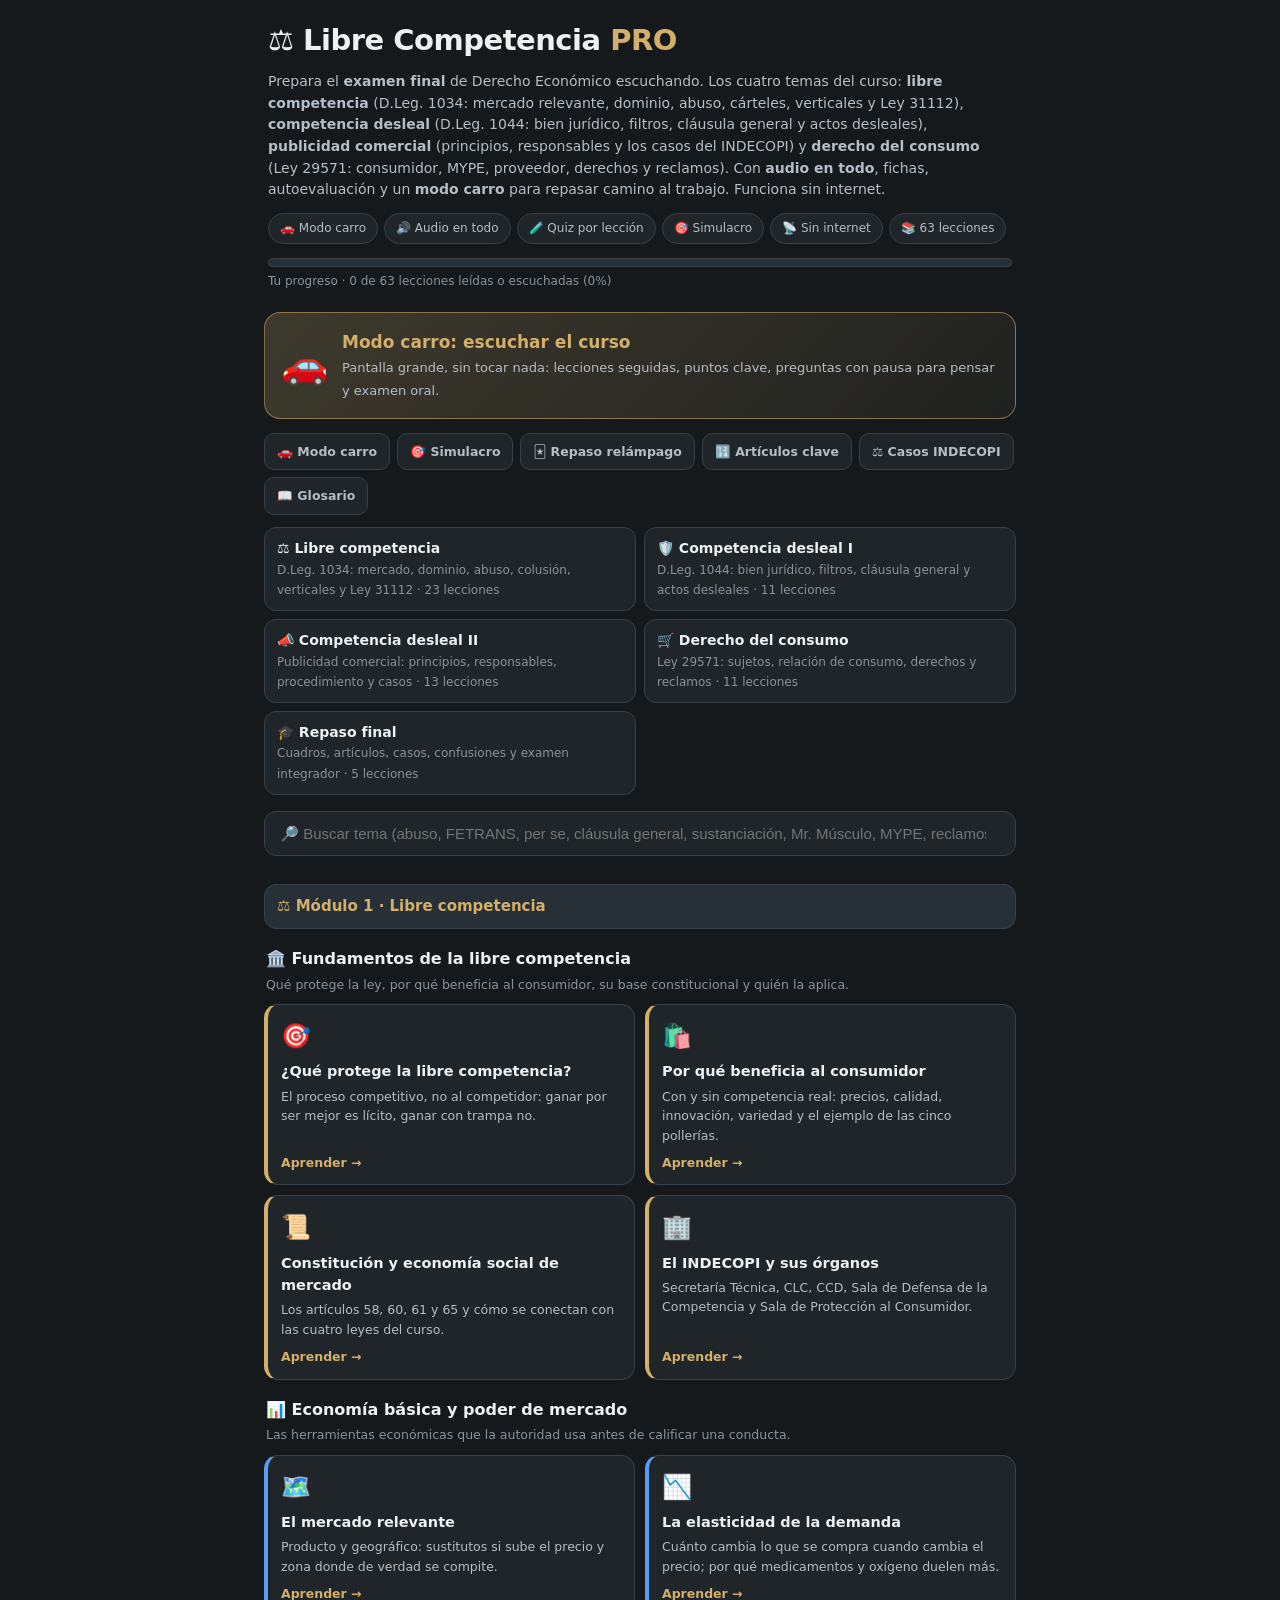
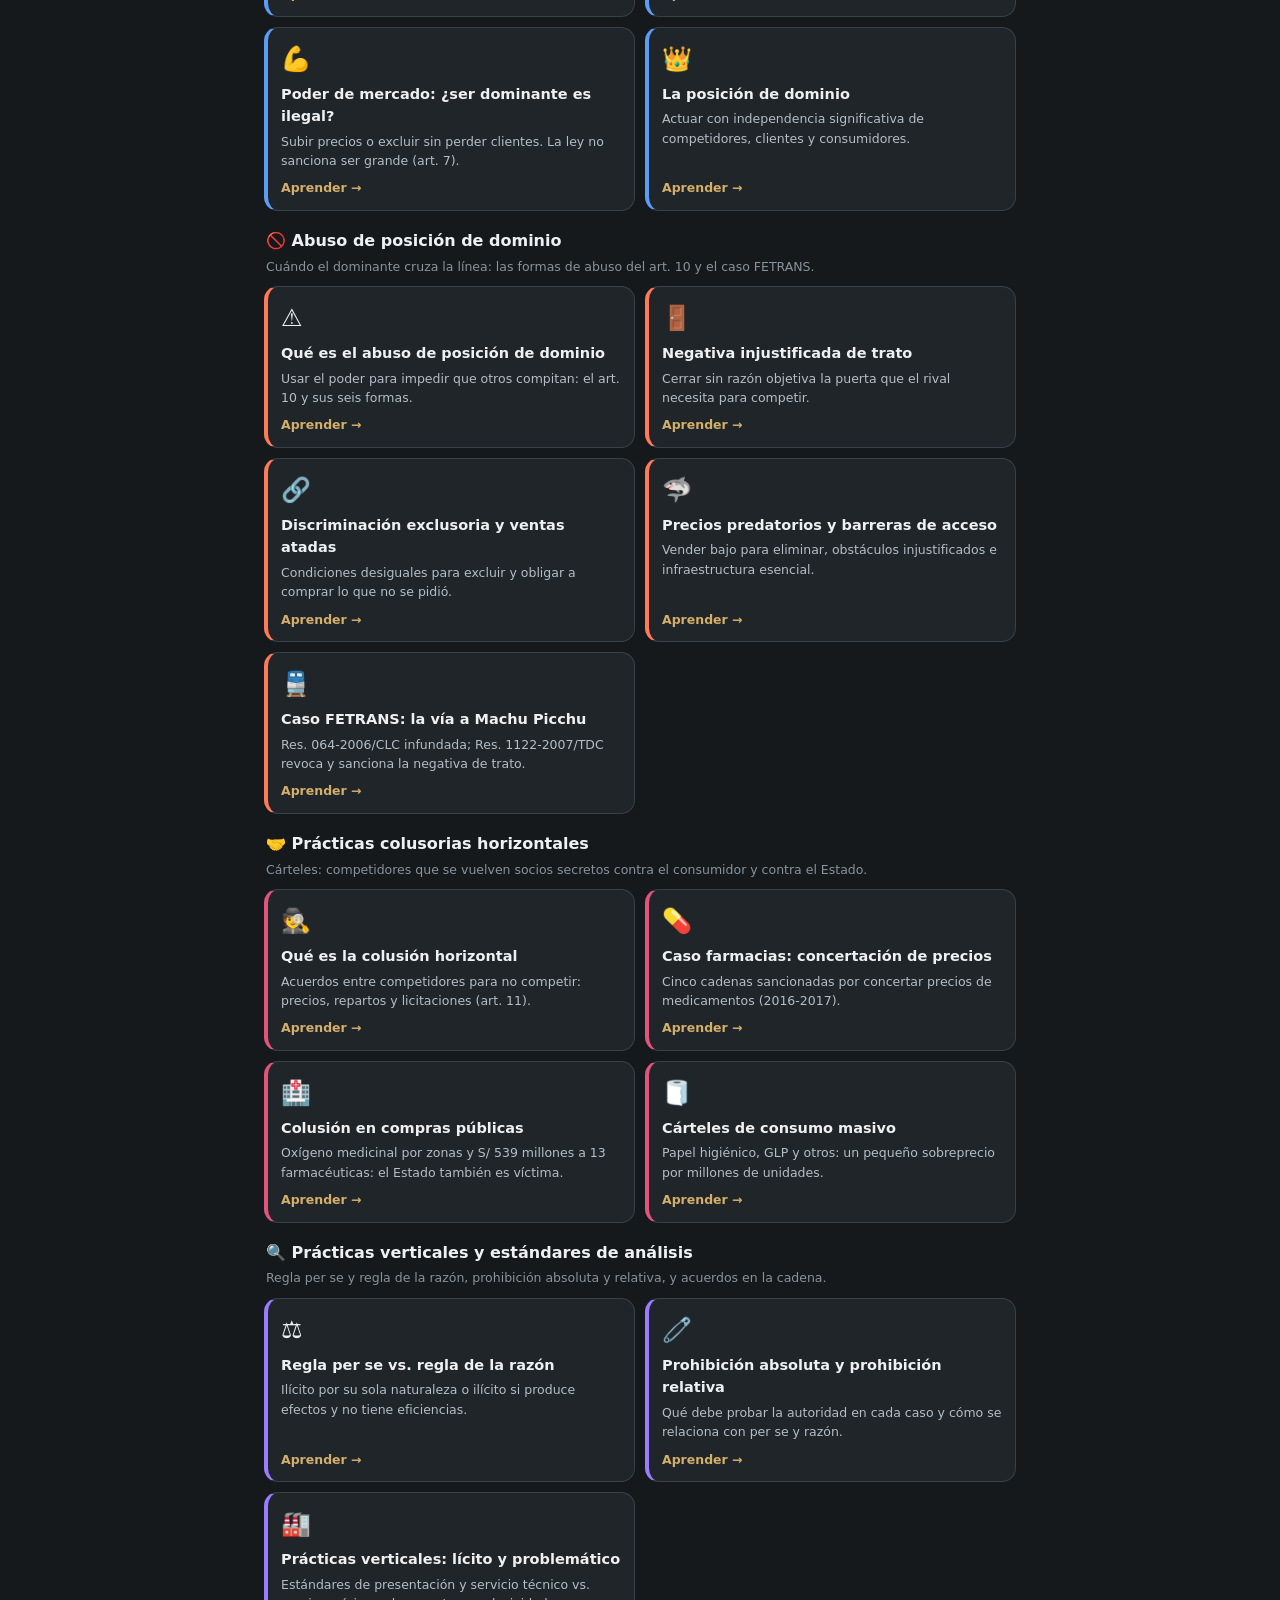
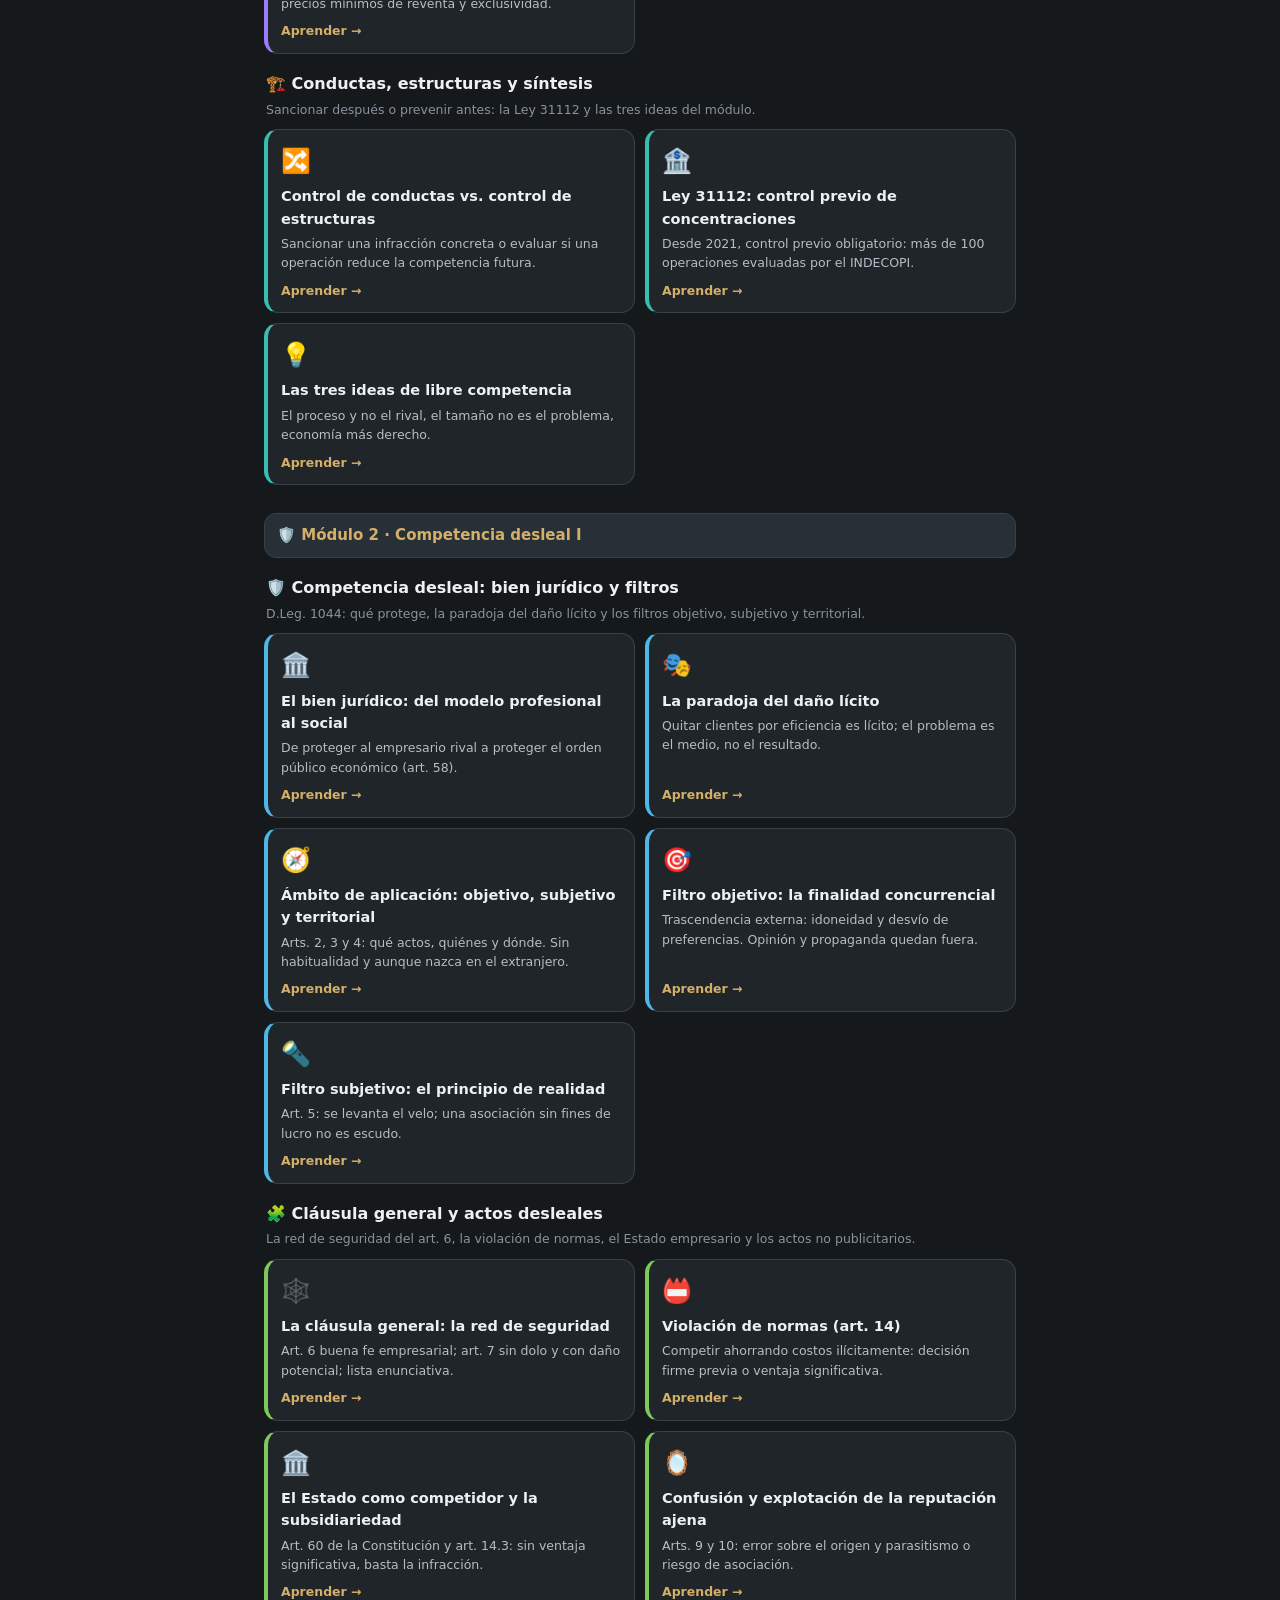
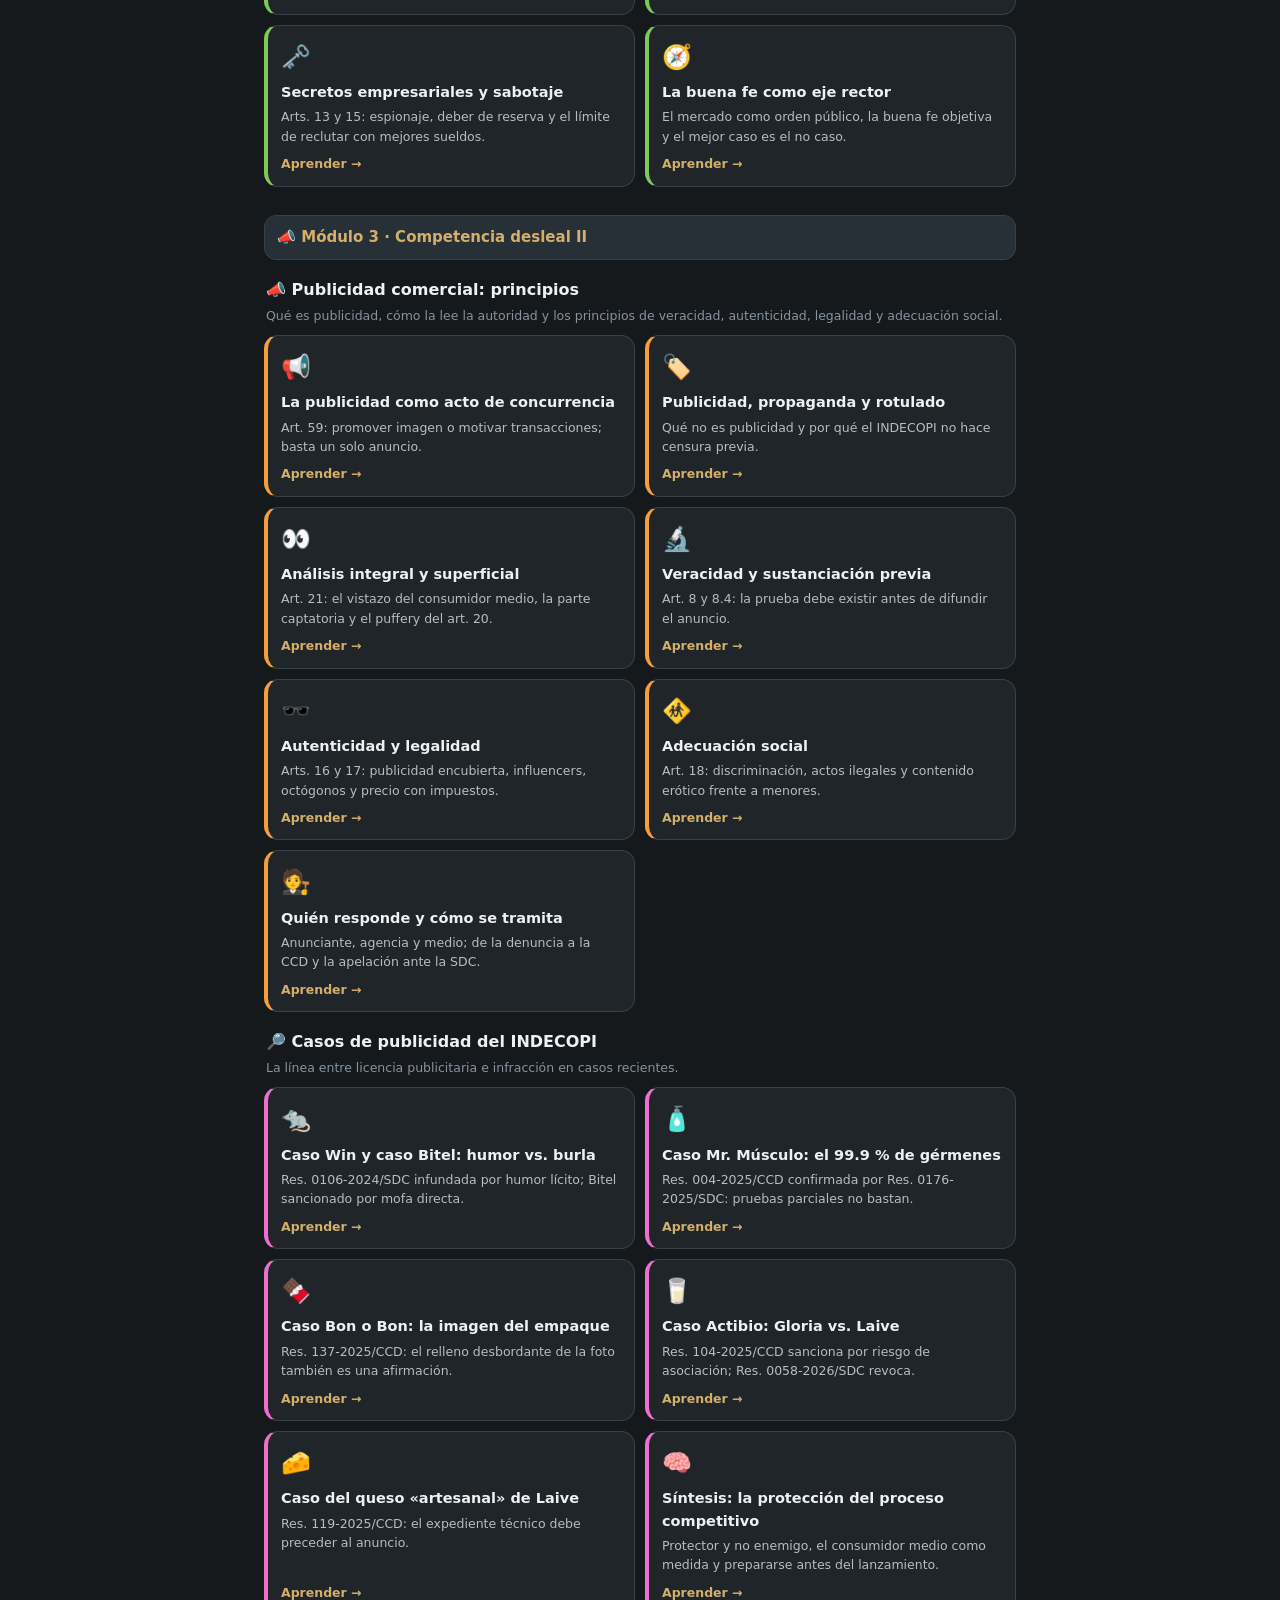
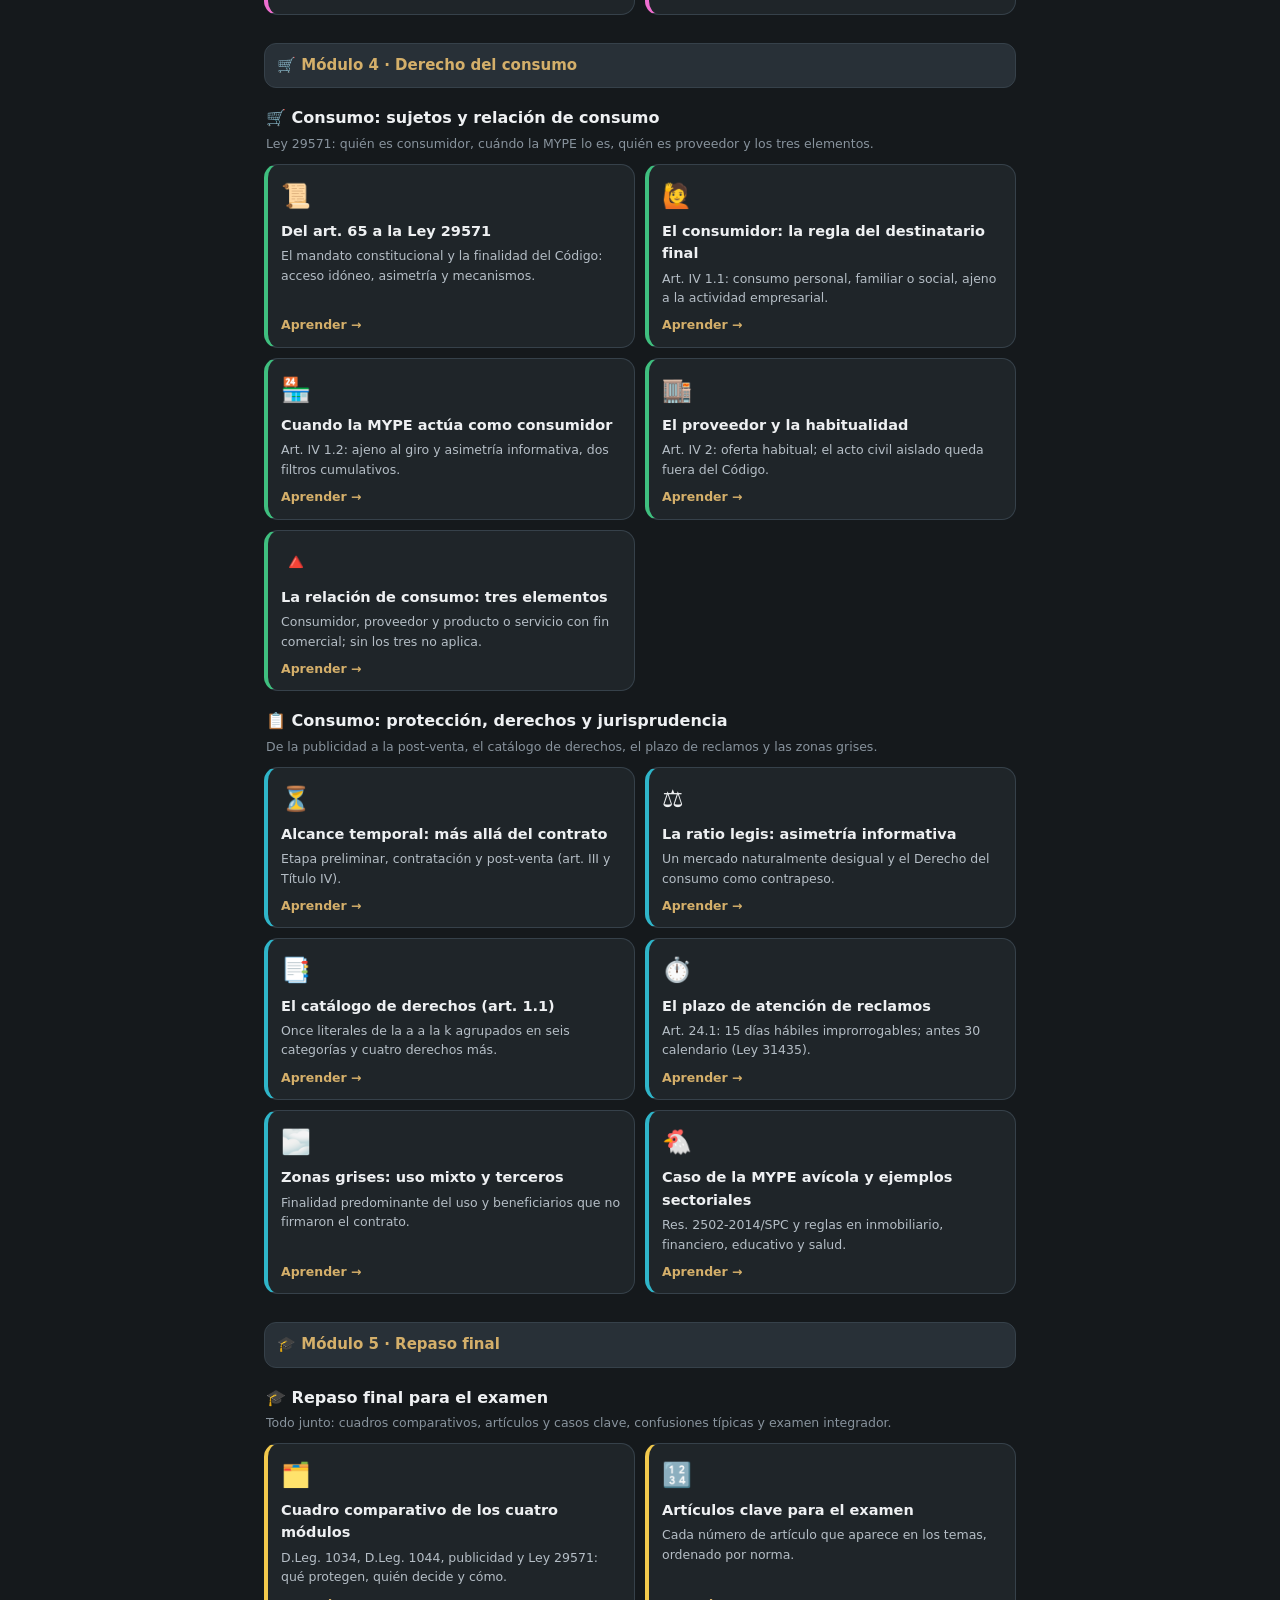
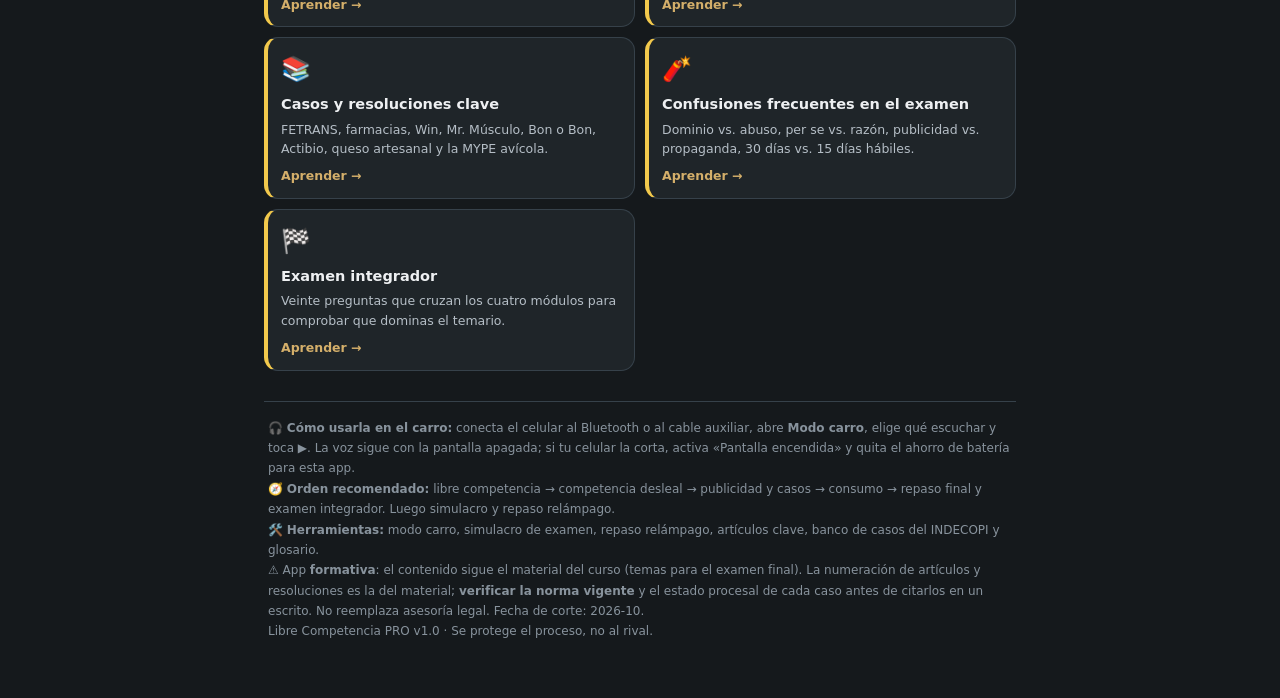
<file: assets/web/index.html>
<!DOCTYPE html>
<html lang="es">
<head>
<meta charset="UTF-8">
<meta name="viewport" content="width=device-width, initial-scale=1.0, viewport-fit=cover">
<title>Libre Competencia PRO · Examen final con audio</title>
<meta name="theme-color" content="#15191c">
<link rel="icon" href="data:,">
<link rel="stylesheet" href="assets/styles.css">
</head>
<body>
  <div class="head">
    <h1>⚖️ Libre Competencia <span class="em">PRO</span></h1>
    <div class="lead">Prepara el <b>examen final</b> de Derecho Económico escuchando. Los cuatro temas del curso: <b>libre competencia</b> (D.Leg. 1034: mercado relevante, dominio, abuso, cárteles, verticales y Ley 31112), <b>competencia desleal</b> (D.Leg. 1044: bien jurídico, filtros, cláusula general y actos desleales), <b>publicidad comercial</b> (principios, responsables y los casos del INDECOPI) y <b>derecho del consumo</b> (Ley 29571: consumidor, MYPE, proveedor, derechos y reclamos). Con <b>audio en todo</b>, fichas, autoevaluación y un <b>modo carro</b> para repasar camino al trabajo. Funciona sin internet.</div>
    <div class="chips">
      <span class="chip">🚗 Modo carro</span>
      <span class="chip">🔊 Audio en todo</span>
      <span class="chip">🧪 Quiz por lección</span>
      <span class="chip">🎯 Simulacro</span>
      <span class="chip">📡 Sin internet</span>
      <span class="chip" id="chip-count">📚 lecciones</span>
    </div>
    <div class="progress-wrap">
      <div class="progress-bar"><div class="progress-fill" id="pfill"></div></div>
      <div class="progress-txt" id="ptxt">Tu progreso</div>
    </div>
  </div>

  <a class="carhero" href="carro.html">
    <span class="big">🚗</span>
    <span><span class="ct" id="car-t">Modo carro: escuchar el curso</span><br><span class="cd" id="car-d">Pantalla grande, sin tocar nada: lecciones seguidas, puntos clave, preguntas con pausa para pensar y examen oral.</span></span>
  </a>

  <nav class="toolbar" id="tools" aria-label="Herramientas"></nav>

  <div class="modgrid" id="mods"></div>

  <div class="search"><input id="q" type="search" placeholder="🔎 Buscar tema (abuso, FETRANS, per se, cláusula general, sustanciación, Mr. Músculo, MYPE, reclamos…)"></div>

  <div id="home"></div>

  <div class="foot">
    🎧 <b>Cómo usarla en el carro:</b> conecta el celular al Bluetooth o al cable auxiliar, abre <b>Modo carro</b>, elige qué escuchar y toca ▶. La voz sigue con la pantalla apagada; si tu celular la corta, activa «Pantalla encendida» y quita el ahorro de batería para esta app.<br>
    🧭 <b>Orden recomendado:</b> libre competencia → competencia desleal → publicidad y casos → consumo → repaso final y examen integrador. Luego simulacro y repaso relámpago.<br>
    🛠️ <b>Herramientas:</b> modo carro, simulacro de examen, repaso relámpago, artículos clave, banco de casos del INDECOPI y glosario.<br>
    ⚠️ App <b>formativa</b>: el contenido sigue el material del curso (temas para el examen final). La numeración de artículos y resoluciones es la del material; <b>verificar la norma vigente</b> y el estado procesal de cada caso antes de citarlos en un escrito. No reemplaza asesoría legal. Fecha de corte: 2026-10.<br>
    Libre Competencia PRO v1.0 · Se protege el proceso, no al rival.
  </div>

  <script src="assets/catalog.js"></script>
  <script src="assets/engine.js"></script>
  <script>
    (function () {
      var TOOLS = [
        { h: 'carro.html', t: '🚗 Modo carro' },
        { h: 'simulacro.html', t: '🎯 Simulacro' },
        { h: 'fichas.html', t: '🃏 Repaso relámpago' },
        { h: 'articulos.html', t: '🔢 Artículos clave' },
        { h: 'casos.html', t: '⚖️ Casos INDECOPI' },
        { h: 'glosario.html', t: '📖 Glosario' }
      ];
      var tb = document.getElementById('tools');
      TOOLS.forEach(function (x) { var a = document.createElement('a'); a.href = x.h; a.textContent = x.t; tb.appendChild(a); });

      var total = 0;
      CATALOG.forEach(function (a) { total += a.lessons.length; });
      document.getElementById('chip-count').textContent = '📚 ' + total + ' lecciones';

      var read = Store.get('read', {}), heard = Store.get('heard', {});
      var seen = 0;
      CATALOG.forEach(function (a) { a.lessons.forEach(function (l) { if (read[l.id] || heard[l.id]) seen++; }); });
      var pc = total ? Math.round(seen / total * 100) : 0;
      document.getElementById('pfill').style.width = pc + '%';
      document.getElementById('ptxt').textContent = 'Tu progreso · ' + seen + ' de ' + total + ' lecciones leídas o escuchadas (' + pc + '%)';

      var car = Store.get('car', null);
      if (car && car.titulo) {
        document.getElementById('car-t').textContent = 'Modo carro: continuar';
        document.getElementById('car-d').textContent = 'Te quedaste en «' + car.titulo + '». Toca para seguir escuchando.';
      }

      var mods = document.getElementById('mods');
      MODULES.forEach(function (m) {
        var n = 0;
        CATALOG.forEach(function (a) { if (a.mod === m.mod) n += a.lessons.length; });
        var a = document.createElement('a');
        a.className = 'mod'; a.href = '#mod-' + m.mod;
        a.innerHTML = '<b>' + m.icon + ' ' + m.t + '</b><span>' + m.d + ' · ' + n + ' lecciones</span>';
        mods.appendChild(a);
      });

      var home = document.getElementById('home');
      var lastMod = 0;
      CATALOG.forEach(function (a, ai) {
        if (a.mod !== lastMod) {
          lastMod = a.mod;
          var m = MODULES.filter(function (x) { return x.mod === a.mod; })[0];
          var mt = document.createElement('div');
          mt.className = 'modtitle'; mt.id = 'mod-' + a.mod;
          mt.textContent = m.icon + ' Módulo ' + m.mod + ' · ' + m.t;
          home.appendChild(mt);
        }
        var sec = document.createElement('div');
        sec.className = 'section'; sec.id = 'area-' + ai;
        sec.innerHTML = '<div class="t">' + a.icon + ' ' + a.area + '</div><div class="sdesc">' + a.desc + '</div>';
        home.appendChild(sec);
        var grid = document.createElement('div'); grid.className = 'grid';
        a.lessons.forEach(function (l) {
          var card = document.createElement('a');
          card.className = 'card'; card.href = 'lesson.html?l=' + l.id;
          card.style.borderLeftColor = 'var(--' + a.acc + ')';
          var badge = read[l.id] ? '<span class="done">✓ leída</span>' : (heard[l.id] ? '<span class="done">🎧 escuchada</span>' : '');
          card.innerHTML = '<div class="ico">' + l.icon + '</div>' + badge +
            '<div class="ct">' + l.t + '</div><div class="cd">' + l.d + '</div><div class="go">Aprender →</div>';
          grid.appendChild(card);
        });
        home.appendChild(grid);
      });

      var q = document.getElementById('q');
      q.addEventListener('input', function () {
        var s = q.value.toLowerCase().trim();
        document.querySelectorAll('a.card').forEach(function (c) { c.style.display = (!s || c.textContent.toLowerCase().indexOf(s) >= 0) ? '' : 'none'; });
        document.querySelectorAll('.section').forEach(function (sec) {
          var grid = sec.nextElementSibling;
          var any = [].some.call(grid.querySelectorAll('a.card'), function (c) { return c.style.display !== 'none'; });
          sec.style.display = any ? '' : 'none'; grid.style.display = any ? '' : 'none';
        });
        document.querySelectorAll('.modtitle').forEach(function (mt) { mt.style.display = s ? 'none' : ''; });
      });
    })();
  </script>
</body>
</html>
</file>
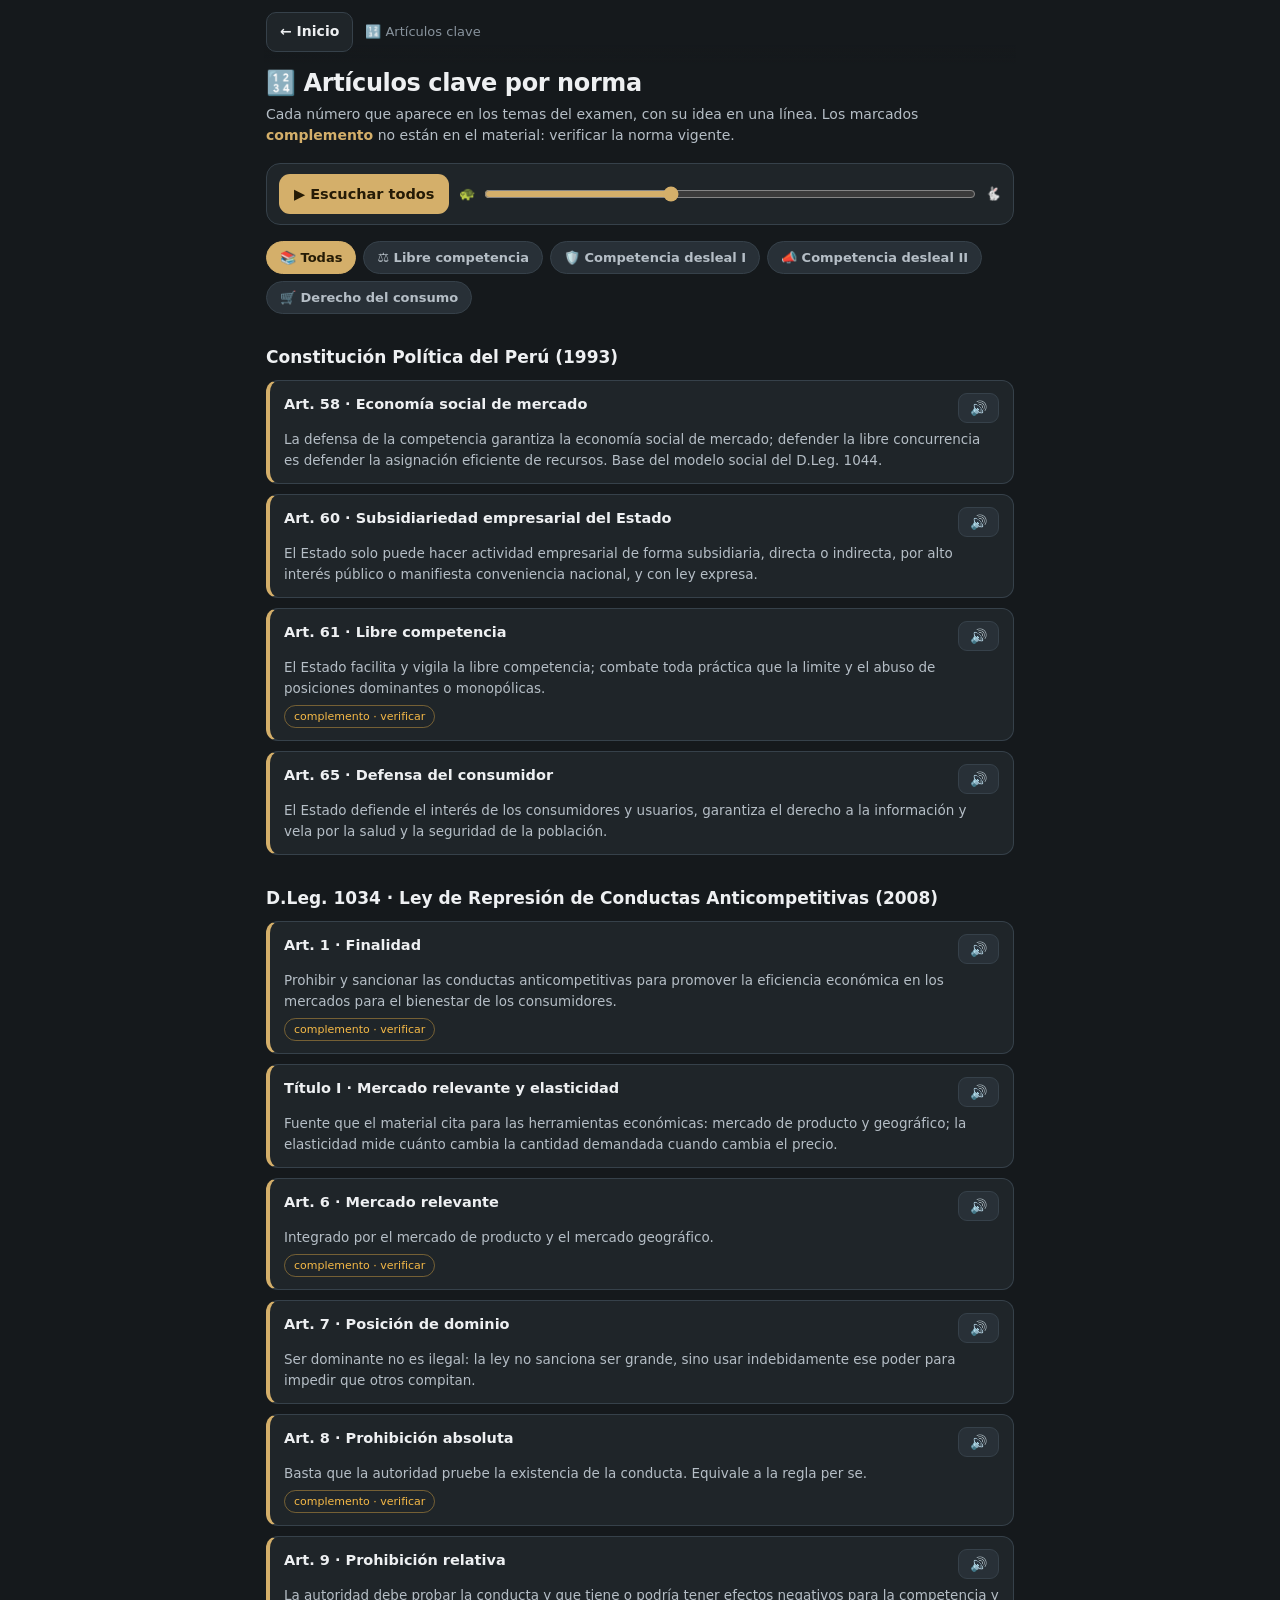
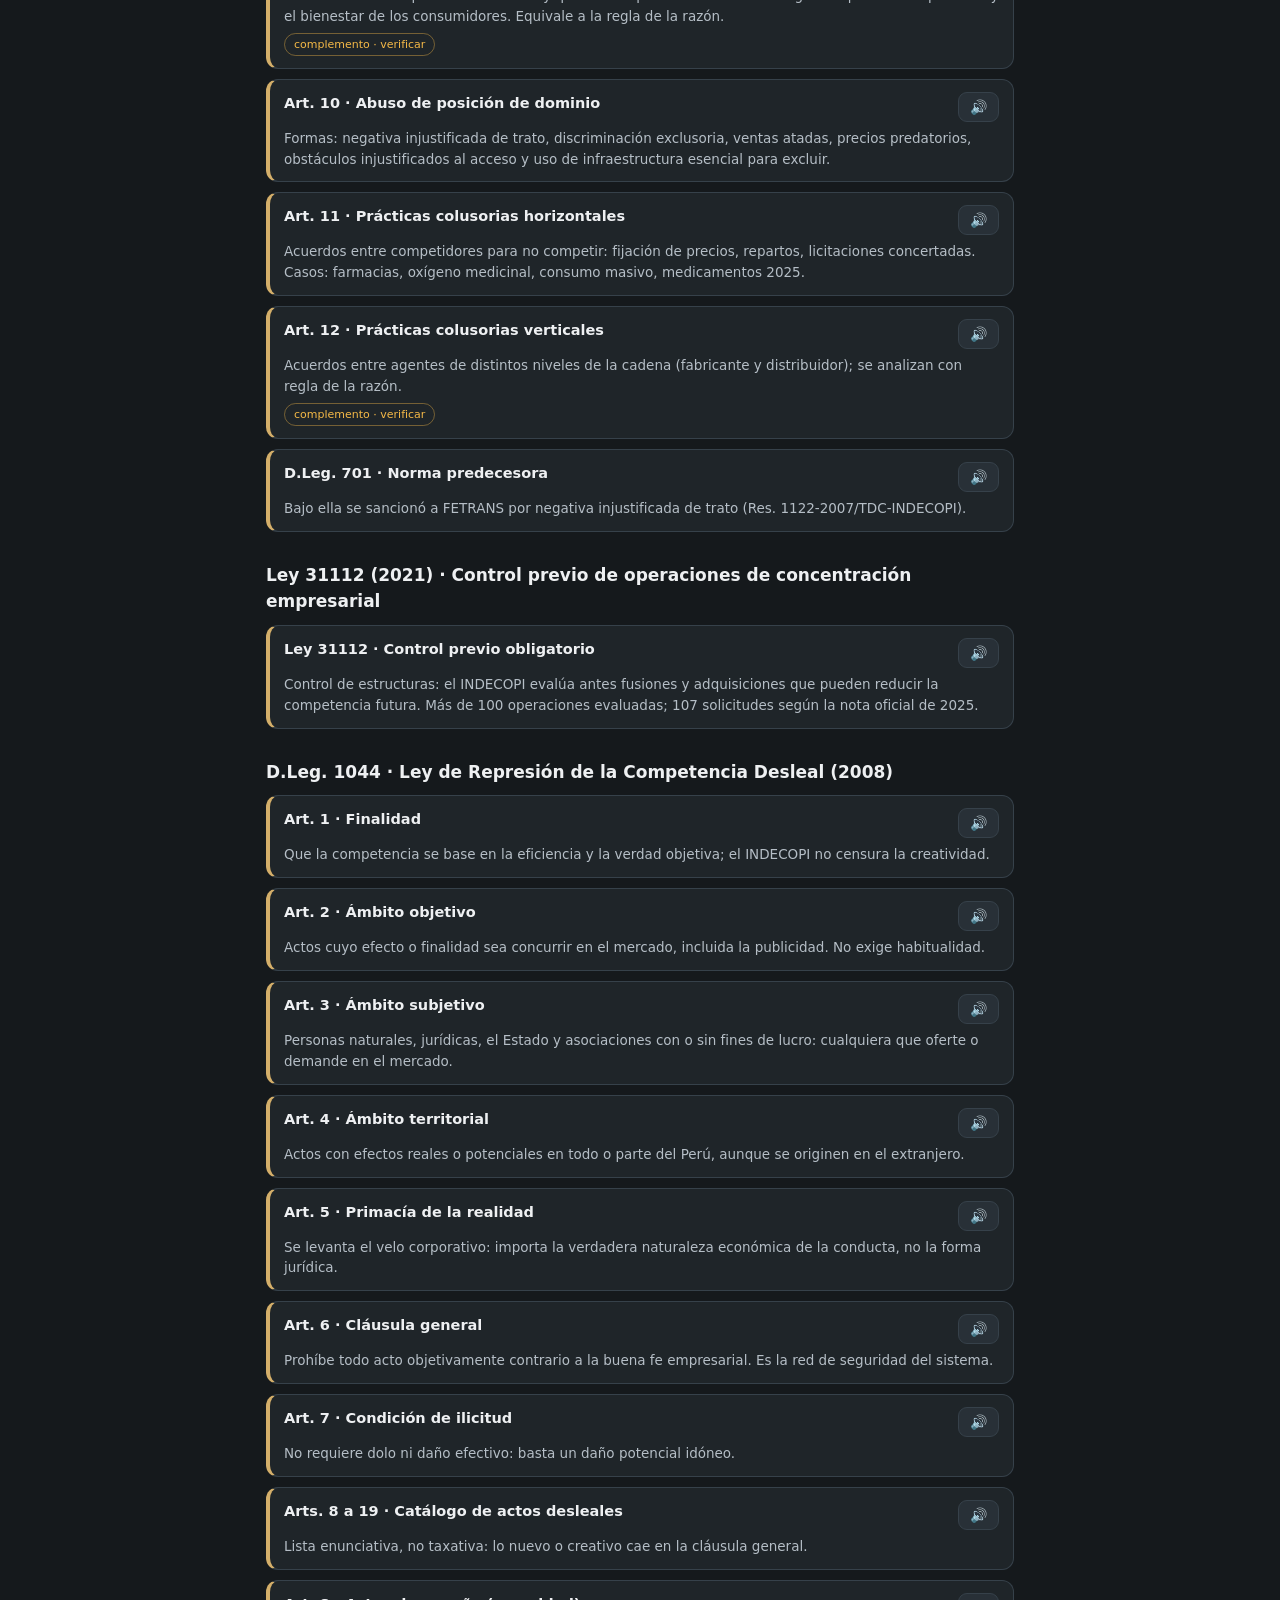
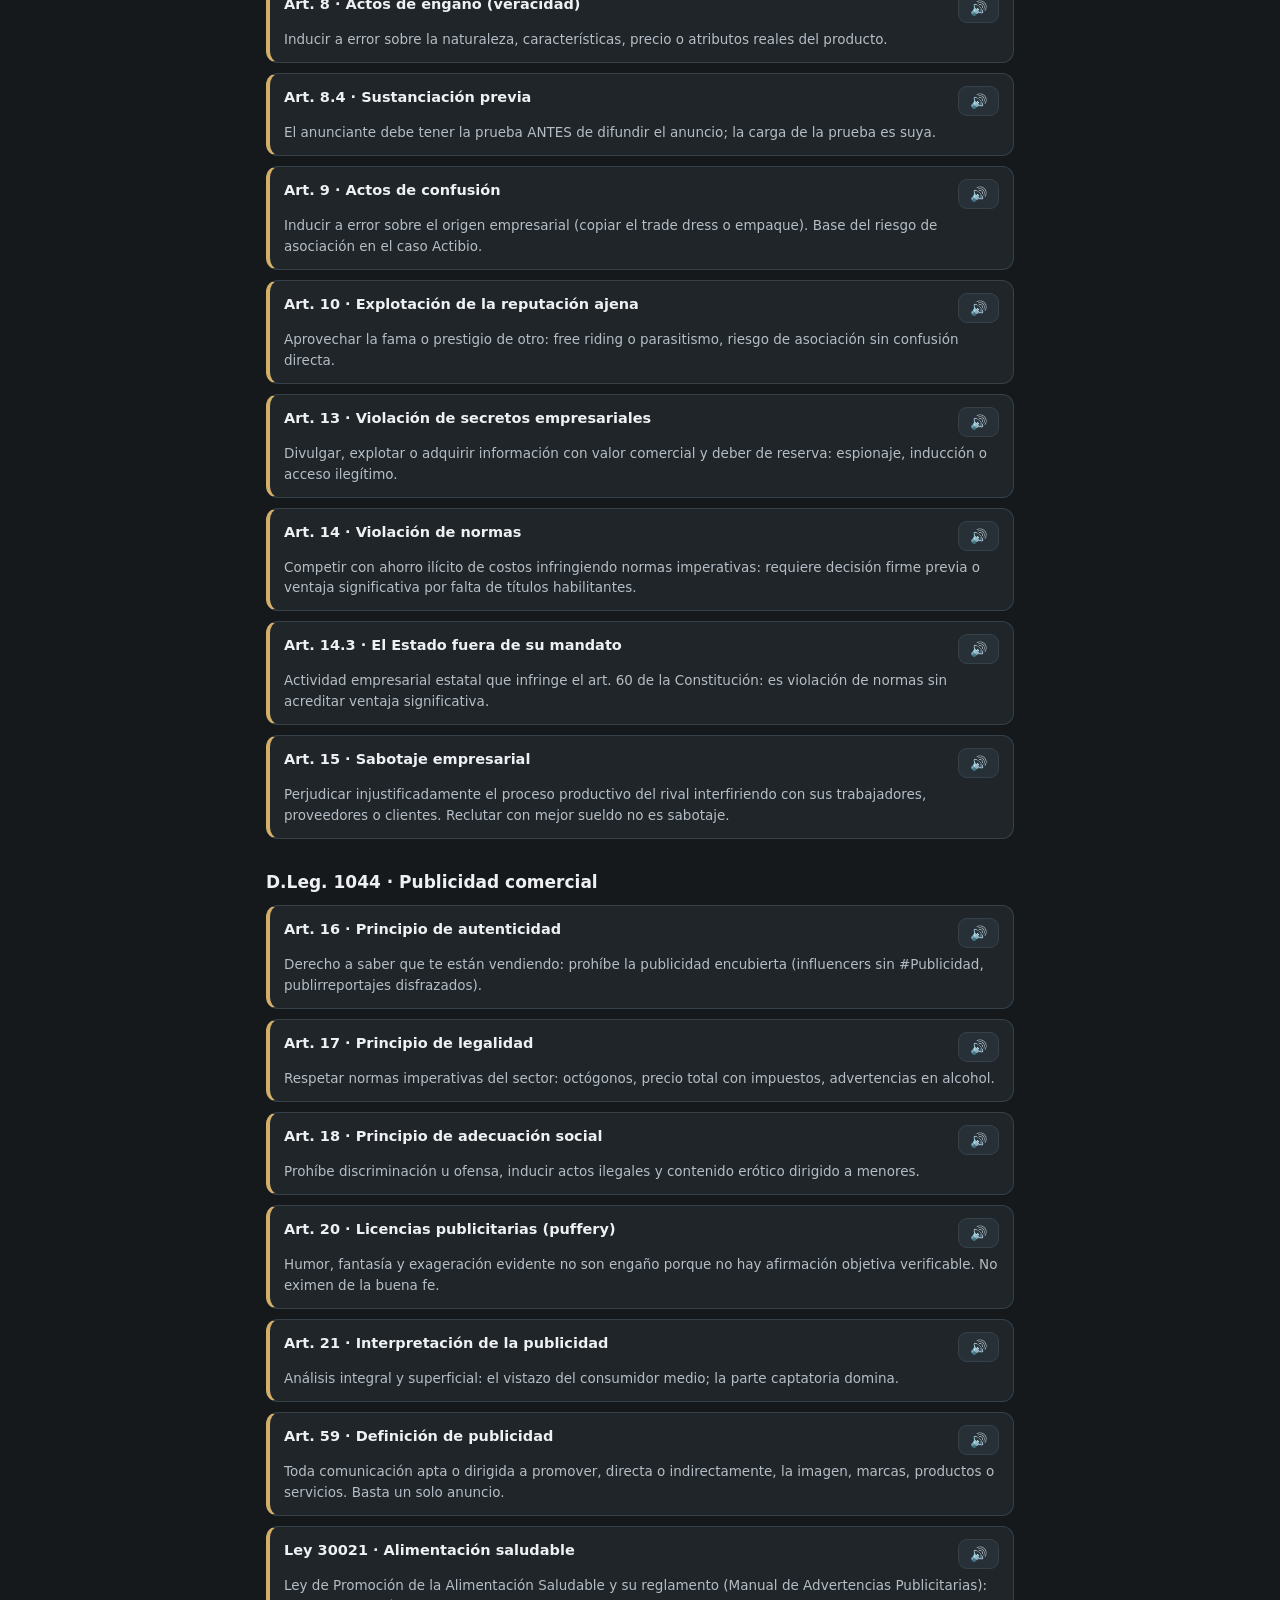
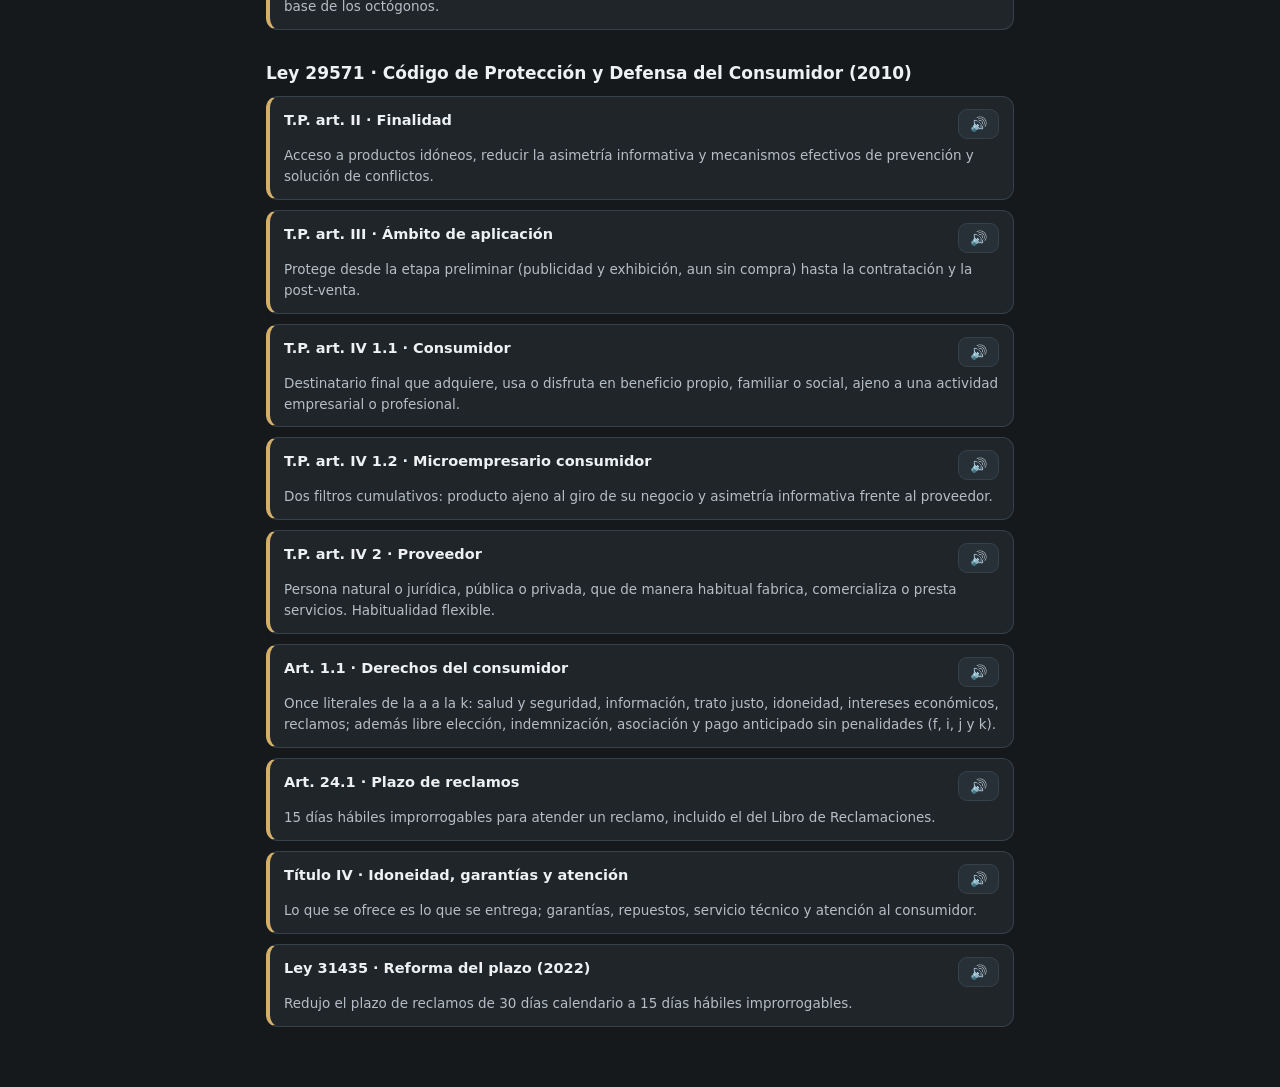
<file: assets/web/articulos.html>
<!DOCTYPE html>
<html lang="es"><head><meta charset="UTF-8">
<meta name="viewport" content="width=device-width, initial-scale=1.0, viewport-fit=cover">
<title>Artículos clave · Libre Competencia PRO</title><meta name="theme-color" content="#15191c">
<link rel="icon" href="data:,">
<link rel="stylesheet" href="assets/styles.css"></head>
<body>
<div class="topbar"><a class="back" href="index.html">← Inicio</a><span class="tt">🔢 Artículos clave</span></div>
<div class="lesson-wrap">
  <h1 class="lesson-title">🔢 Artículos clave por norma</h1>
  <div class="lesson-sub">Cada número que aparece en los temas del examen, con su idea en una línea. Los marcados <span class="hl">complemento</span> no están en el material: verificar la norma vigente.</div>
  <div class="audiobar"><button type="button" class="btn primary" id="all" data-lbl="▶ Escuchar todos">▶ Escuchar todos</button>
    <div class="speed"><span>🐢</span><input type="range" id="rate" min="0.2" max="1.0" step="0.05"><span>🐇</span></div></div>
  <div class="pills" id="filt"></div>
  <div id="list"></div>
</div>
<script src="assets/catalog.js"></script><script src="assets/engine.js"></script><script src="assets/ref.js"></script>
<script>
(function () {
  window.addEventListener('pagehide', function () { try { Speak.stop(); } catch (e) {} });
  var rate = document.getElementById('rate'); rate.value = Speak.rate; rate.oninput = function () { Speak.setRate(parseFloat(rate.value)); };
  var mod = 0, list = document.getElementById('list'), els = [], queue = [];
  function draw() {
    Speak.stop(); list.innerHTML = ''; els = []; queue = [];
    ARTICULOS.forEach(function (g) {
      if (mod && g.mod !== mod) return;
      var h = document.createElement('div'); h.className = 'block-title'; h.textContent = g.norma; list.appendChild(h);
      queue.push({ text: g.norma + '.', el: h, pause: 400 }); els.push(h);
      g.items.forEach(function (a) {
        var it = document.createElement('div'); it.className = 'item';
        var txt = a.n + '. ' + a.t + '. ' + a.d + (a.c ? ' Complemento: verificar la norma vigente.' : '');
        it.innerHTML = '<div class="it"><span>' + a.n + ' · ' + a.t + '</span></div><div class="im">' + a.d + '</div>' + (a.c ? '<span class="tag c">complemento · verificar</span>' : '');
        var b = document.createElement('button'); b.type = 'button'; b.className = 'mini-audio'; b.textContent = '🔊'; b.dataset.lbl = '🔊';
        b.onclick = function () { Speak.say(txt, b); };
        it.querySelector('.it').appendChild(b);
        list.appendChild(it); els.push(it); queue.push({ text: txt, el: it, pause: 300 });
      });
    });
  }
  var f = document.getElementById('filt');
  function pills() {
    f.innerHTML = '';
    [{ k: 0, t: '📚 Todas' }].concat(MODULES.filter(function (m) { return m.mod < 5; }).map(function (m) { return { k: m.mod, t: m.icon + ' ' + m.t }; })).forEach(function (m) {
      var b = document.createElement('button'); b.type = 'button'; b.className = 'pill' + (mod === m.k ? ' on' : ''); b.textContent = m.t;
      b.onclick = function () { mod = m.k; pills(); draw(); }; f.appendChild(b);
    });
  }
  var all = document.getElementById('all');
  all.onclick = function () {
    Speak.playQueue(queue, function (i, q) {
      els.forEach(function (e) { e.classList.toggle('speaking', q && e === q.el); });
      if (q) q.el.scrollIntoView({ behavior: 'smooth', block: 'center' });
    }, all);
  };
  pills(); draw();
})();
</script></body></html>
</file>
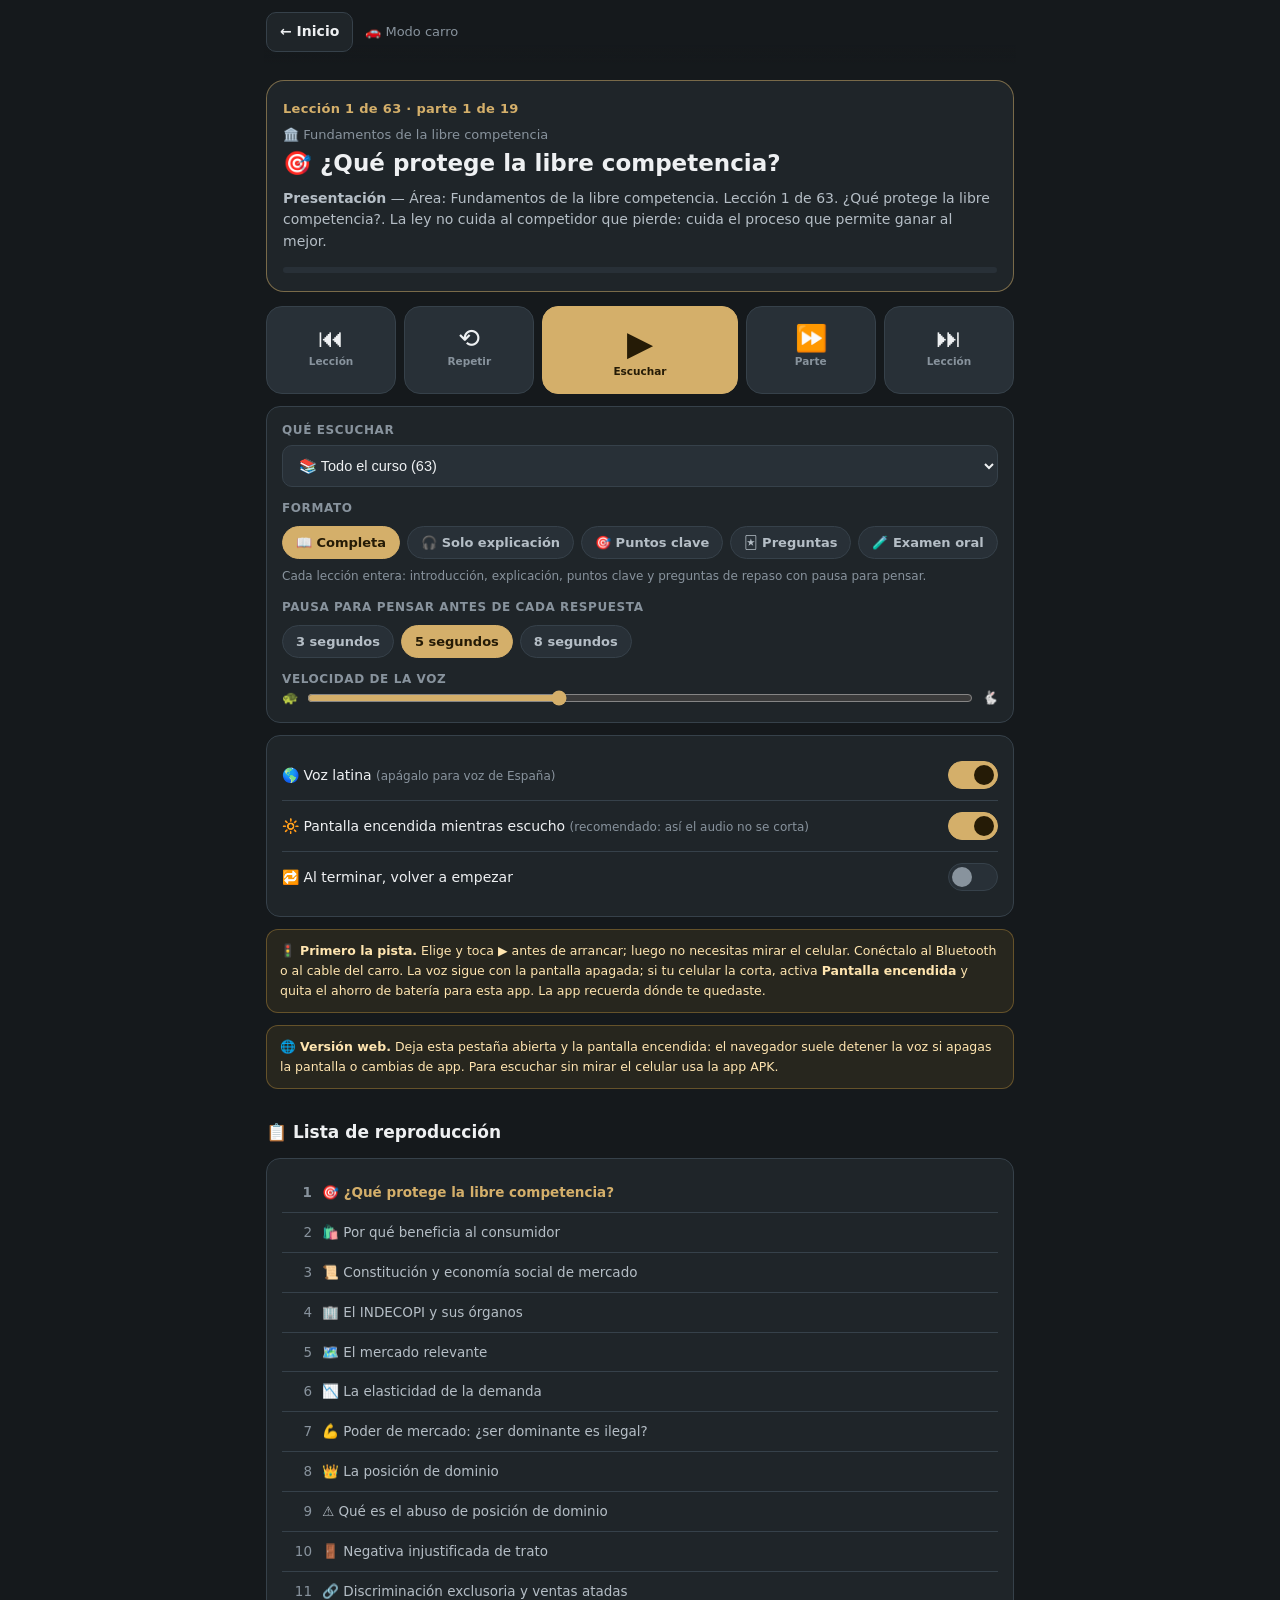
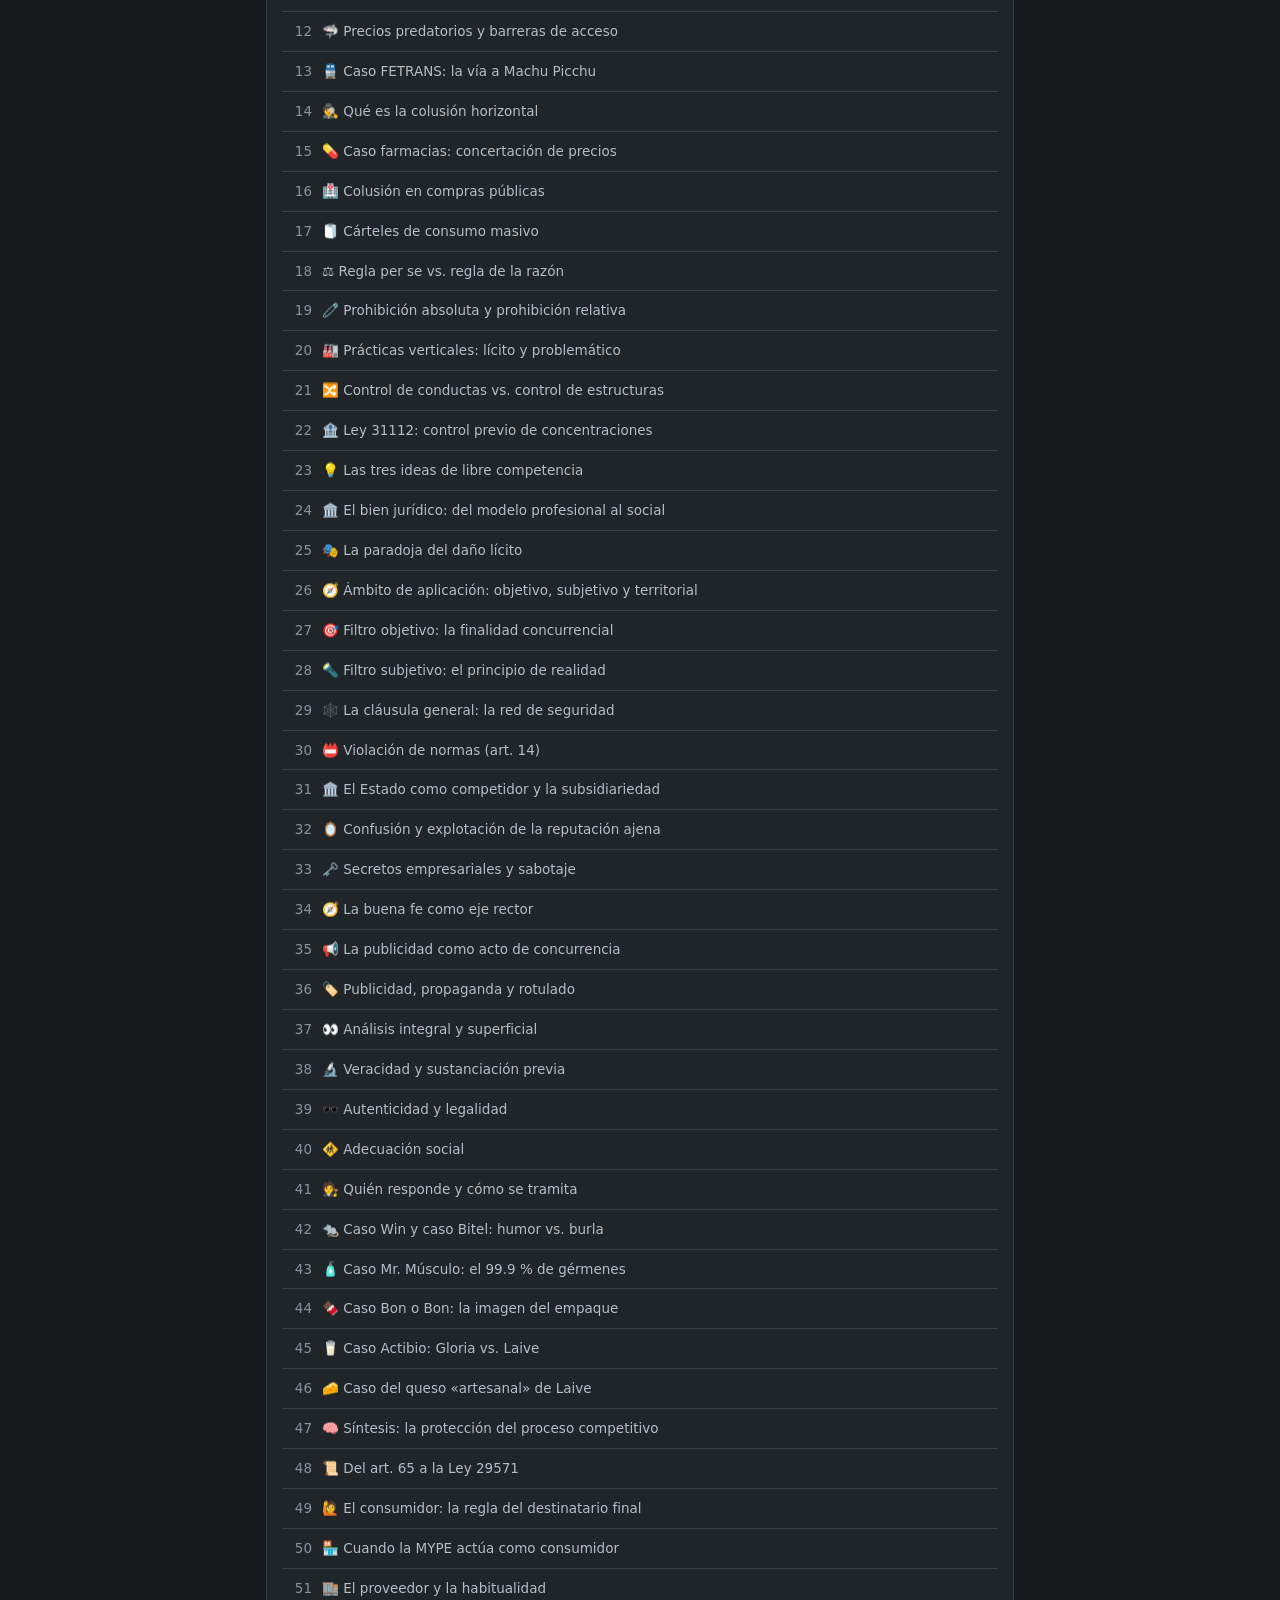
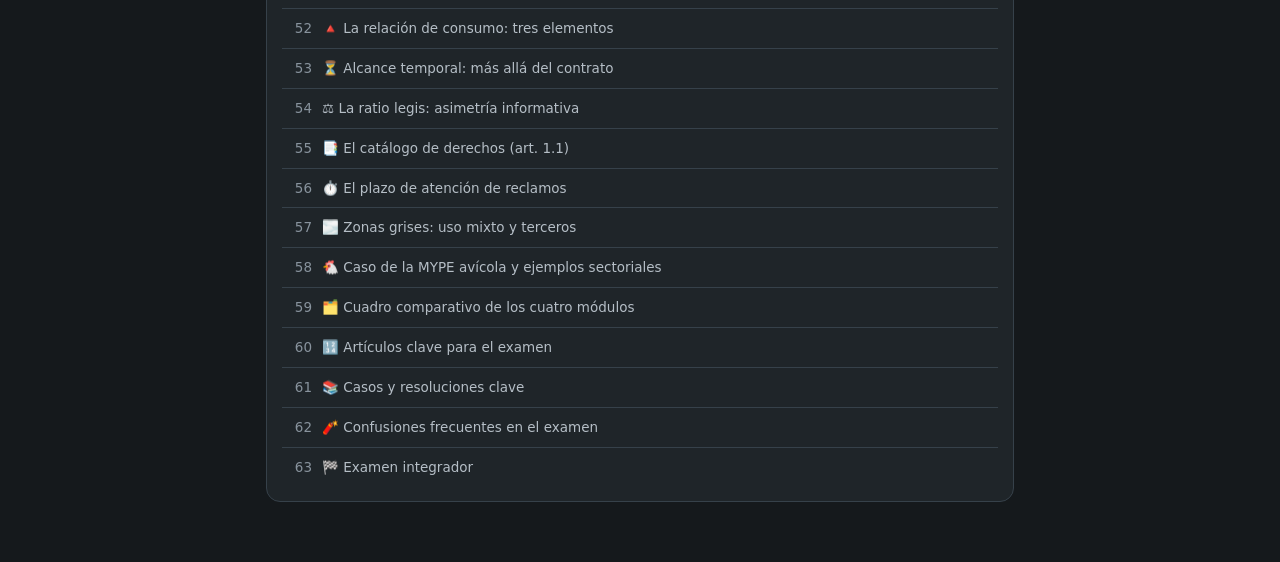
<file: assets/web/carro.html>
<!DOCTYPE html>
<html lang="es"><head><meta charset="UTF-8">
<meta name="viewport" content="width=device-width, initial-scale=1.0, viewport-fit=cover">
<title>Modo carro · Libre Competencia PRO</title><meta name="theme-color" content="#15191c">
<link rel="icon" href="data:,">
<link rel="stylesheet" href="assets/styles.css"></head>
<body>
<div class="topbar"><a class="back" href="index.html">← Inicio</a><span class="tt">🚗 Modo carro</span></div>
<div class="lesson-wrap">
  <div class="car-now">
    <div class="car-prog" id="prog">Cargando el curso…</div>
    <div class="car-area" id="area"></div>
    <div class="car-title" id="title">—</div>
    <div class="car-part" id="part"></div>
    <div class="car-bar"><div id="bar"></div></div>
  </div>
  <div class="car-ctrl">
    <button type="button" class="cbtn" id="bPrevL" aria-label="Lección anterior">⏮<small>Lección</small></button>
    <button type="button" class="cbtn" id="bRep" aria-label="Repetir parte">⟲<small>Repetir</small></button>
    <button type="button" class="cbtn play" id="bPlay" aria-label="Escuchar o pausar">▶<small>Escuchar</small></button>
    <button type="button" class="cbtn" id="bNextP" aria-label="Parte siguiente">⏩<small>Parte</small></button>
    <button type="button" class="cbtn" id="bNextL" aria-label="Lección siguiente">⏭<small>Lección</small></button>
  </div>

  <div class="tpanel">
    <div class="lbl" style="margin-top:0">Qué escuchar</div>
    <select class="sel" id="scope"></select>
    <div class="lbl">Formato</div>
    <div class="pills" id="fmt"></div>
    <div class="hint" id="fmtHelp"></div>
    <div class="lbl">Pausa para pensar antes de cada respuesta</div>
    <div class="pills" id="pausa"></div>
    <div class="lbl">Velocidad de la voz</div>
    <div class="speed"><span>🐢</span><input type="range" id="rate" min="0.2" max="1.0" step="0.05"><span>🐇</span></div>
  </div>

  <div class="tpanel">
    <div class="toggle"><span>🌎 Voz latina <small class="hint">(apágalo para voz de España)</small></span><span class="sw" id="swLang" role="switch"></span></div>
    <div class="toggle"><span>🔆 Pantalla encendida mientras escucho <small class="hint">(recomendado: así el audio no se corta)</small></span><span class="sw" id="swAwake" role="switch"></span></div>
    <div class="toggle"><span>🔁 Al terminar, volver a empezar</span><span class="sw" id="swLoop" role="switch"></span></div>
  </div>

  <div class="warnbox">🚦 <b>Primero la pista.</b> Elige y toca ▶ antes de arrancar; luego no necesitas mirar el celular. Conéctalo al Bluetooth o al cable del carro. La voz sigue con la pantalla apagada; si tu celular la corta, activa <b>Pantalla encendida</b> y quita el ahorro de batería para esta app. La app recuerda dónde te quedaste.</div>

  <div class="warnbox" id="webnote" style="display:none"></div>

  <div class="block-title">📋 Lista de reproducción</div>
  <div class="tpanel queue" id="queue"><div class="empty">Cargando…</div></div>
</div>

<script src="assets/catalog.js"></script><script src="assets/engine.js"></script><script src="assets/all.js"></script>
<script>
(function () {
  var $ = function (id) { return document.getElementById(id); };
  var LET = 'ABCDE';
  var FMTS = [
    { k: 'full', t: '📖 Completa', d: 'Cada lección entera: introducción, explicación, puntos clave y preguntas de repaso con pausa para pensar.' },
    { k: 'expl', t: '🎧 Solo explicación', d: 'La lección de corrido, sin preguntas: ideal para la primera vuelta.' },
    { k: 'claves', t: '🎯 Puntos clave', d: 'Solo las ideas que se preguntan: repaso rápido de todo el temario.' },
    { k: 'fichas', t: '🃏 Preguntas', d: 'Pregunta, pausa para que respondas en voz alta, y la respuesta.' },
    { k: 'oral', t: '🧪 Examen oral', d: 'Las preguntas del quiz con sus opciones; piensa la letra y escucha la correcta con su explicación.' }
  ];
  var PAUSAS = [3000, 5000, 8000];

  var cfg = Store.get('carcfg', { scope: 'all', fmt: 'full', pausa: 5000, loop: false });
  var ALLL = [], lessons = [], items = [], starts = [], cur = 0, playing = false;
  var heard = Store.get('heard', {});

  function scopes() {
    var out = [{ v: 'all', t: '📚 Todo el curso', f: function () { return true; } }];
    MODULES.forEach(function (m) {
      out.push({ v: 'm' + m.mod, t: m.icon + ' Módulo ' + m.mod + ' · ' + m.t, f: function (a) { return a.mod === m.mod; } });
    });
    CATALOG.forEach(function (a, ai) {
      out.push({ v: 'a' + ai, t: '   ' + a.icon + ' ' + a.area, f: function (x) { return x === a; }, area: true });
    });
    return out;
  }
  var SCOPES = scopes();
  function scopeObj(v) { for (var i = 0; i < SCOPES.length; i++) if (SCOPES[i].v === v) return SCOPES[i]; return SCOPES[0]; }

  function opciones(q) { return q.opts.map(function (o, k) { return 'Opción ' + LET.charAt(k) + ': ' + sinPunto(toSpeech(o)); }).join('. ') + '.'; }

  // Construye el guion de toda la selección. items[i] = {text, pause, L, lbl}
  function build() {
    var s = scopeObj(cfg.scope);
    lessons = ALLL.filter(function (L) { var a = CATALOG.filter(function (x) { return x.area === L._area; })[0]; return s.f(a); });
    items = []; starts = [];
    var m = lessons.length, lastArea = '';
    lessons.forEach(function (L, n) {
      starts.push(items.length);
      var cab = 'Lección ' + (n + 1) + ' de ' + m + '. ';
      if (L._area !== lastArea) { cab = 'Área: ' + L._area + '. ' + cab; lastArea = L._area; }
      var head = { text: cab + sinPunto(L.title) + '.' + (cfg.fmt === 'full' || cfg.fmt === 'expl' ? ' ' + (L.subtitle || '') : ''), pause: 500, L: n, lbl: 'Presentación' };
      items.push(head);
      var parts = [];
      if (cfg.fmt === 'full' || cfg.fmt === 'expl') {
        parts = partesLeccion(L, { preguntas: cfg.fmt === 'full', pausa: cfg.pausa });
      } else if (cfg.fmt === 'claves') {
        parts = partesLeccion(L, { soloClaves: true });
      } else if (cfg.fmt === 'fichas') {
        (L.flashcards || []).forEach(function (c, i) {
          parts.push({ text: 'Pregunta ' + (i + 1) + '. ' + toSpeech(c.q), pause: cfg.pausa, k: 'fq', i: i });
          parts.push({ text: 'Respuesta. ' + toSpeech(c.a), pause: 800, k: 'fa', i: i });
        });
      } else if (cfg.fmt === 'oral') {
        (L.quiz || []).forEach(function (q, i) {
          parts.push({ text: 'Pregunta ' + (i + 1) + '. ' + toSpeech(q.q) + ' ' + opciones(q), pause: cfg.pausa + 2000, k: 'oq', i: i });
          parts.push({ text: 'La respuesta correcta es la ' + LET.charAt(q.correct) + ': ' + sinPunto(toSpeech(q.opts[q.correct])) + '. ' + toSpeech(q.why || ''), pause: 900, k: 'oa', i: i });
        });
      }
      parts.forEach(function (p) {
        var lbl = p.k === 'intro' ? 'Introducción' : p.k === 'sec' ? (L.sections[p.i] || {}).h : p.k === 'kp' ? 'Puntos clave' :
          p.k === 'fq0' ? 'Preguntas de repaso' : (p.k === 'fq' || p.k === 'oq') ? 'Pregunta ' + (p.i + 1) : (p.k === 'fa' || p.k === 'oa') ? 'Respuesta ' + (p.i + 1) : '';
        items.push({ text: p.text, pause: p.pause || 0, L: n, lbl: lbl });
      });
    });
    if (items.length) items.push({ text: 'Terminaste: ' + s.t.replace(/^\W+/, '') + '. Buen trabajo. Repite cuando quieras o cambia de formato para repasar de otra manera.', pause: 0, L: m - 1, lbl: 'Fin' });
  }

  function key() { return cfg.scope + '|' + cfg.fmt + '|' + items.length; }
  function save() {
    var L = lessons[(items[cur] || {}).L];
    Store.set('car', { key: key(), idx: cur, titulo: L ? L.title : '' });
  }

  function render() {
    var it = items[cur];
    $('bPlay').innerHTML = playing ? '⏸<small>Pausa</small>' : '▶<small>' + (cur > 0 ? 'Seguir' : 'Escuchar') + '</small>';
    if (!it) {
      $('prog').textContent = lessons.length ? 'Listo para escuchar' : 'No se encontraron lecciones';
      $('title').textContent = '—'; $('area').textContent = ''; $('part').textContent = ''; return;
    }
    var L = lessons[it.L];
    var a = starts[it.L], b = it.L + 1 < starts.length ? starts[it.L + 1] : items.length;
    $('prog').textContent = 'Lección ' + (it.L + 1) + ' de ' + lessons.length + ' · parte ' + (cur - a + 1) + ' de ' + (b - a);
    $('area').textContent = (L._areaIcon || '') + ' ' + L._area;
    $('title').textContent = (L.icon ? L.icon + ' ' : '') + L.title;
    $('part').innerHTML = '<b>' + (it.lbl || '') + '</b>' + (it.lbl ? ' — ' : '') + it.text.slice(0, 240) + (it.text.length > 240 ? '…' : '');
    $('bar').style.width = Math.round((cur + 1) / items.length * 100) + '%';
    [].forEach.call(document.querySelectorAll('#queue a'), function (q, n) {
      q.classList.toggle('cur', n === it.L);
      var ok = q.querySelector('.ok');
      ok.textContent = heard[lessons[n].id] ? '🎧 ✓' : '';
    });
  }

  function renderQueue() {
    var q = $('queue'); q.innerHTML = '';
    if (!lessons.length) { q.innerHTML = '<div class="empty">No hay lecciones en esta selección.</div>'; return; }
    lessons.forEach(function (L, n) {
      var a = document.createElement('a'); a.href = '#';
      a.innerHTML = '<span class="n">' + (n + 1) + '</span><span>' + (L.icon || '') + ' ' + L.title + '</span><span class="ok"></span>';
      a.onclick = function (e) { e.preventDefault(); play(starts[n]); window.scrollTo({ top: 0, behavior: 'smooth' }); };
      q.appendChild(a);
    });
  }

  function markHeard(k) {
    var it = items[k];
    if (!it) return;
    var next = items[k + 1];
    if (!next || next.L !== it.L) {
      var L = lessons[it.L];
      if (L && !heard[L.id]) { heard[L.id] = true; Store.set('heard', heard); }
    }
  }

  function play(i) {
    if (!items.length) return;
    Speak.stop(); // cierra la lista anterior (su onStop) antes de marcar la nueva como activa
    cur = Math.max(0, Math.min(items.length - 1, i));
    playing = true; render(); save();
    Speak.list(items, {
      start: cur,
      onAt: function (k) { cur = k; markHeard(k); render(); save(); },
      onEnd: function () {
        playing = false;
        if (cfg.loop) { play(0); return; }
        render();
      },
      onStop: function () { playing = false; render(); }
    });
  }
  function pause() { Speak.stop(); playing = false; render(); }

  $('bPlay').onclick = function () { if (playing) pause(); else play(cur); };
  $('bRep').onclick = function () { play(cur); };
  $('bNextP').onclick = function () { play(cur + 1); };
  $('bNextL').onclick = function () { var L = (items[cur] || {}).L || 0; if (L + 1 < starts.length) play(starts[L + 1]); };
  $('bPrevL').onclick = function () {
    var L = (items[cur] || {}).L || 0;
    play(cur - starts[L] > 2 || L === 0 ? starts[L] : starts[L - 1]);
  };

  // --- Controles de configuración ---
  var sel = $('scope');
  var g1 = document.createElement('optgroup'); g1.label = 'Curso y módulos';
  var g2 = document.createElement('optgroup'); g2.label = 'Por área';
  SCOPES.forEach(function (s) {
    var n = 0;
    CATALOG.forEach(function (a) { if (s.f(a)) n += a.lessons.length; });
    var o = document.createElement('option'); o.value = s.v; o.textContent = s.t.trim() + ' (' + n + ')';
    (s.area ? g2 : g1).appendChild(o);
  });
  sel.appendChild(g1); sel.appendChild(g2);
  sel.value = cfg.scope;
  sel.onchange = function () { cfg.scope = sel.value; Store.set('carcfg', cfg); rebuild(0); };

  function pills(box, list, get, set) {
    box.innerHTML = '';
    list.forEach(function (x) {
      var b = document.createElement('button'); b.type = 'button'; b.className = 'pill' + (get() === x.k ? ' on' : ''); b.textContent = x.t;
      b.onclick = function () { set(x.k); pills(box, list, get, set); };
      box.appendChild(b);
    });
  }
  function fmtHelp() { $('fmtHelp').textContent = FMTS.filter(function (f) { return f.k === cfg.fmt; })[0].d; }
  pills($('fmt'), FMTS, function () { return cfg.fmt; }, function (k) { cfg.fmt = k; Store.set('carcfg', cfg); fmtHelp(); rebuild(-1); });
  fmtHelp();
  pills($('pausa'), PAUSAS.map(function (p) { return { k: p, t: (p / 1000) + ' segundos' }; }),
    function () { return cfg.pausa; }, function (k) { cfg.pausa = k; Store.set('carcfg', cfg); rebuild(cur); });

  var rate = $('rate'); rate.value = Speak.rate;
  rate.oninput = function () { Speak.setRate(parseFloat(rate.value)); };

  function sw(el, on, cb) {
    el.classList.toggle('on', !!on);
    el.onclick = function () { on = !on; el.classList.toggle('on', on); cb(on); };
  }
  sw($('swLang'), Speak.lang !== 'es-ES', function (on) { Speak.setLang(on ? 'es-US' : 'es-ES'); });
  var awake = Store.get('awake', true); // por defecto encendida: lo más fiable en el carro
  Speak.awake(awake);
  sw($('swAwake'), awake, function (on) { Store.set('awake', on); Speak.awake(on); });
  sw($('swLoop'), cfg.loop, function (on) { cfg.loop = on; Store.set('carcfg', cfg); });

  // Al cambiar formato o selección se rearma el guion; se intenta conservar la lección actual.
  function rebuild(pos) {
    var wasPlaying = playing, Lcur = (items[cur] || {}).L, idCur = lessons[Lcur] ? lessons[Lcur].id : null;
    if (playing) Speak.stop();
    playing = false;
    build(); renderQueue();
    if (pos === -1) {
      cur = 0;
      lessons.forEach(function (L, n) { if (L.id === idCur) cur = starts[n]; });
    } else cur = Math.max(0, Math.min(items.length - 1, pos));
    render(); save();
    if (wasPlaying) play(cur);
  }

  window.addEventListener('pagehide', function () { try { Speak.stop(); Speak.awake(false); } catch (e) {} });

  // Versión web (navegador, PWA o archivo HTML): la voz depende del navegador y suele detenerse con la pantalla apagada.
  setTimeout(function () {
    if (Speak.native()) return;
    var n = $('webnote'); n.style.display = '';
    n.innerHTML = '🌐 <b>Versión web.</b> ' + (navigator.wakeLock
      ? 'Deja esta pestaña abierta y la pantalla encendida: el navegador suele detener la voz si apagas la pantalla o cambias de app. Para escuchar sin mirar el celular usa la app APK.'
      : 'Este archivo local no puede mantener la pantalla encendida. Desactiva el apagado automático de pantalla en Ajustes mientras escuchas, o usa la versión instalable por internet o la app APK.');
  }, 800);

  loadAll(function (ALL) {
    ALLL = ALL;
    var desde = (new URLSearchParams(location.search).get('desde') || '').replace(/[^a-z0-9\-]/gi, '');
    if (desde) {
      var inScope = false, s = scopeObj(cfg.scope);
      CATALOG.forEach(function (a) { a.lessons.forEach(function (l) { if (l.id === desde && s.f(a)) inScope = true; }); });
      if (!inScope) { cfg.scope = 'all'; sel.value = 'all'; Store.set('carcfg', cfg); }
    }
    build(); renderQueue();
    var saved = Store.get('car', null);
    cur = 0;
    if (desde) lessons.forEach(function (L, n) { if (L.id === desde) cur = starts[n]; });
    else if (saved && saved.key === key() && saved.idx < items.length) cur = saved.idx;
    render();
  });
})();
</script>
</body></html>
</file>
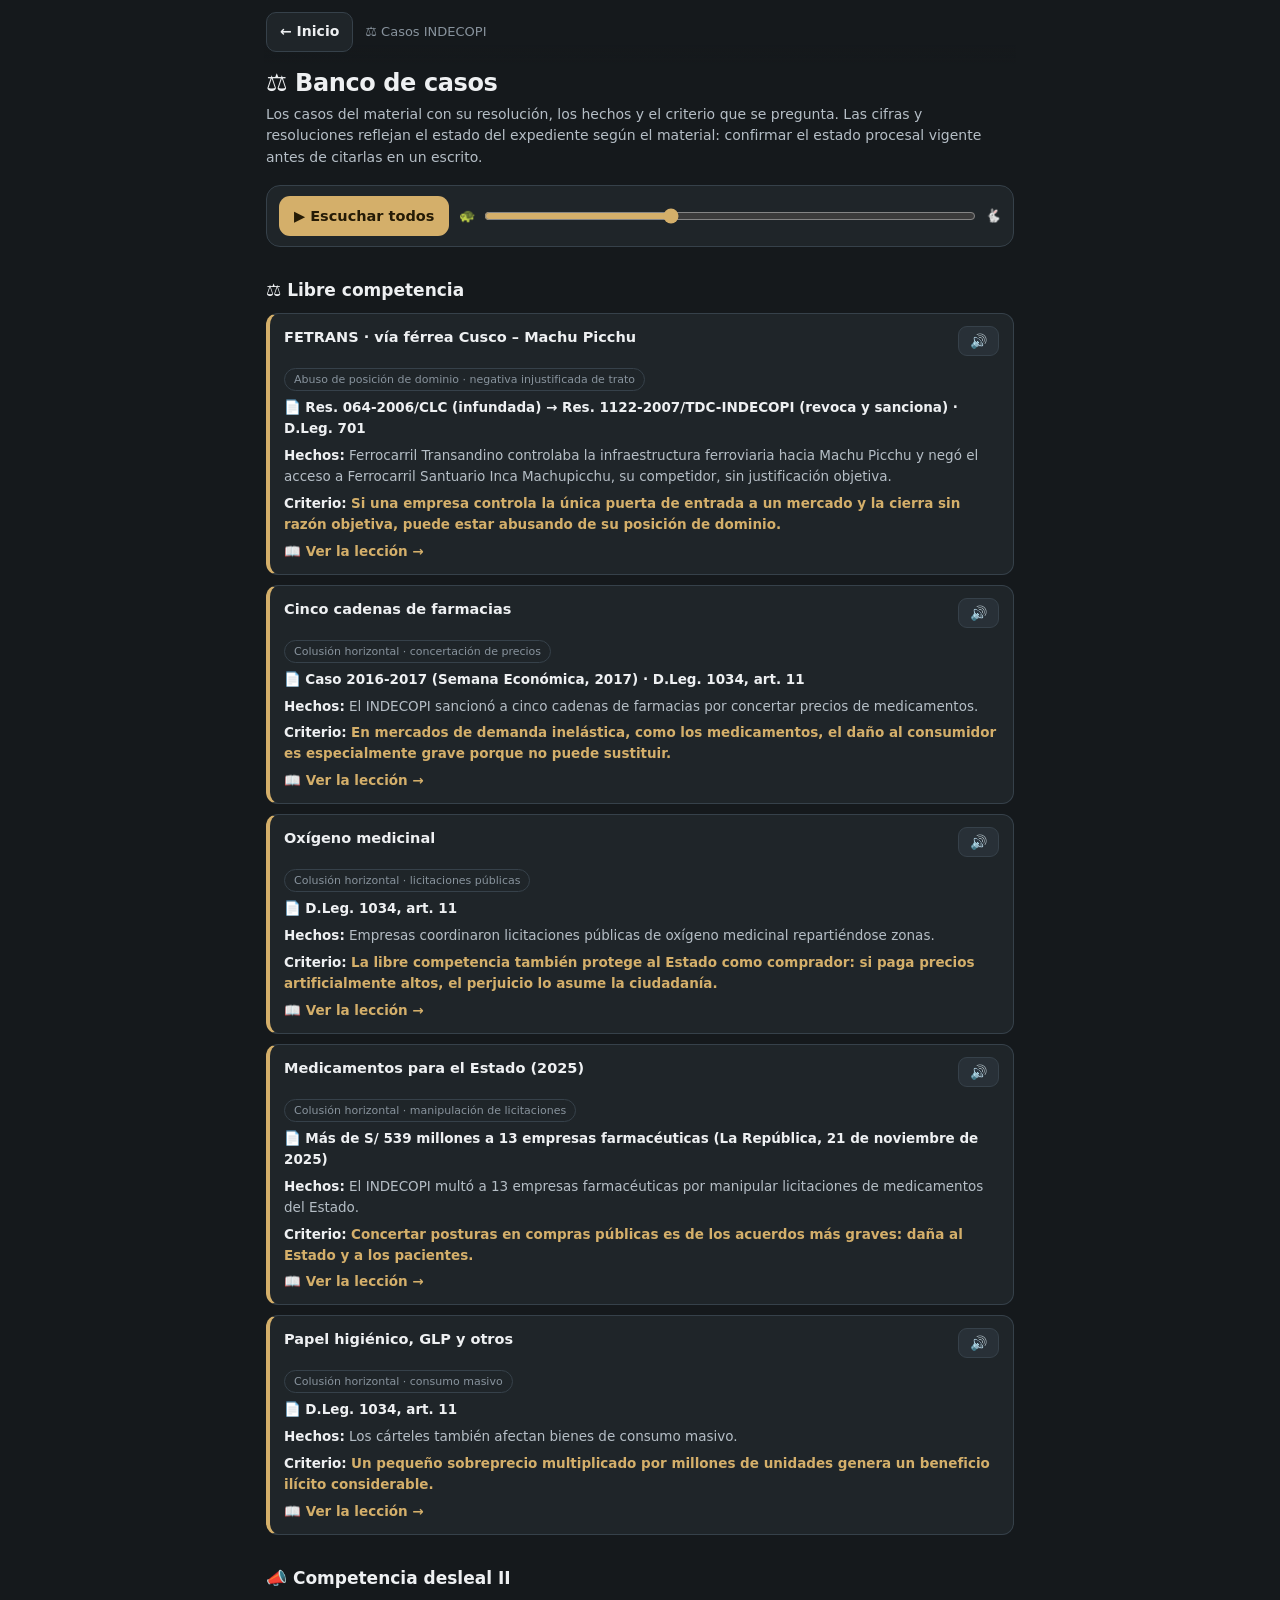
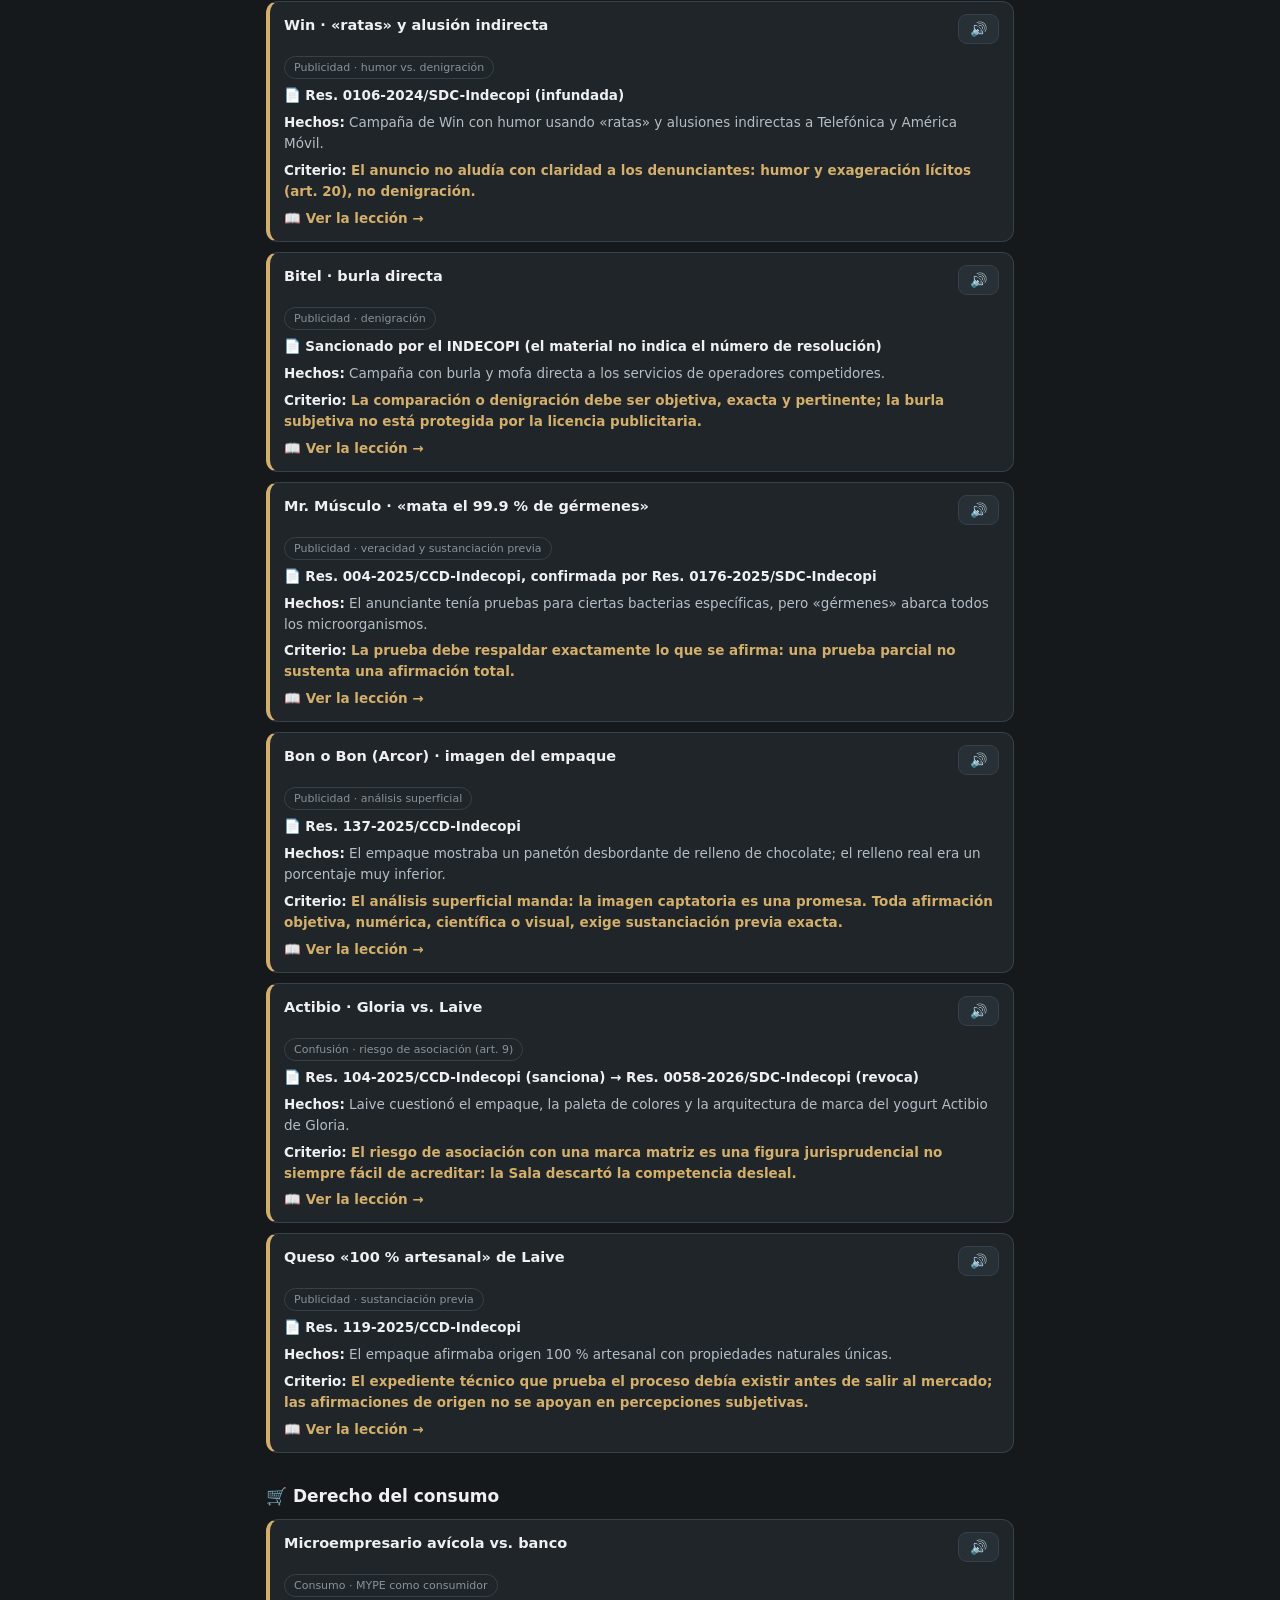
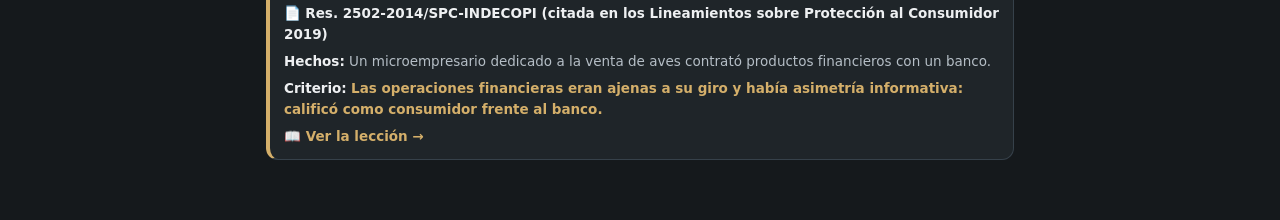
<file: assets/web/casos.html>
<!DOCTYPE html>
<html lang="es"><head><meta charset="UTF-8">
<meta name="viewport" content="width=device-width, initial-scale=1.0, viewport-fit=cover">
<title>Casos INDECOPI · Libre Competencia PRO</title><meta name="theme-color" content="#15191c">
<link rel="icon" href="data:,">
<link rel="stylesheet" href="assets/styles.css"></head>
<body>
<div class="topbar"><a class="back" href="index.html">← Inicio</a><span class="tt">⚖️ Casos INDECOPI</span></div>
<div class="lesson-wrap">
  <h1 class="lesson-title">⚖️ Banco de casos</h1>
  <div class="lesson-sub">Los casos del material con su resolución, los hechos y el criterio que se pregunta. Las cifras y resoluciones reflejan el estado del expediente según el material: confirmar el estado procesal vigente antes de citarlas en un escrito.</div>
  <div class="audiobar"><button type="button" class="btn primary" id="all" data-lbl="▶ Escuchar todos">▶ Escuchar todos</button>
    <div class="speed"><span>🐢</span><input type="range" id="rate" min="0.2" max="1.0" step="0.05"><span>🐇</span></div></div>
  <div id="list"></div>
</div>
<script src="assets/catalog.js"></script><script src="assets/engine.js"></script><script src="assets/ref.js"></script>
<script>
(function () {
  window.addEventListener('pagehide', function () { try { Speak.stop(); } catch (e) {} });
  var rate = document.getElementById('rate'); rate.value = Speak.rate; rate.oninput = function () { Speak.setRate(parseFloat(rate.value)); };
  var list = document.getElementById('list'), els = [], queue = [], lastMod = 0;
  CASOS.forEach(function (c, n) {
    if (c.mod !== lastMod) {
      lastMod = c.mod;
      var m = MODULES.filter(function (x) { return x.mod === c.mod; })[0];
      var h = document.createElement('div'); h.className = 'block-title'; h.textContent = m.icon + ' ' + m.t; list.appendChild(h);
    }
    var it = document.createElement('div'); it.className = 'item';
    var txt = 'Caso ' + (n + 1) + '. ' + c.t + '. ' + c.tipo + '. ' + c.res + '. Hechos: ' + c.h + ' Criterio: ' + c.c;
    it.innerHTML = '<div class="it"><span>' + c.t + '</span></div>' +
      '<div class="im"><span class="tag">' + c.tipo + '</span></div>' +
      '<div class="im">📄 <b>' + c.res + '</b></div>' +
      '<div class="im"><b>Hechos:</b> ' + c.h + '</div>' +
      '<div class="im"><b>Criterio:</b> <span class="hl">' + c.c + '</span></div>' +
      '<div class="im"><a class="hl" href="lesson.html?l=' + c.id + '">📖 Ver la lección →</a></div>';
    var b = document.createElement('button'); b.type = 'button'; b.className = 'mini-audio'; b.textContent = '🔊'; b.dataset.lbl = '🔊';
    b.onclick = function () { Speak.say(txt, b); };
    it.querySelector('.it').appendChild(b);
    list.appendChild(it); els.push(it); queue.push({ text: txt, el: it, pause: 600 });
  });
  var all = document.getElementById('all');
  all.onclick = function () {
    Speak.playQueue(queue, function (i, q) {
      els.forEach(function (e) { e.classList.toggle('speaking', q && e === q.el); });
      if (q) q.el.scrollIntoView({ behavior: 'smooth', block: 'center' });
    }, all);
  };
})();
</script></body></html>
</file>
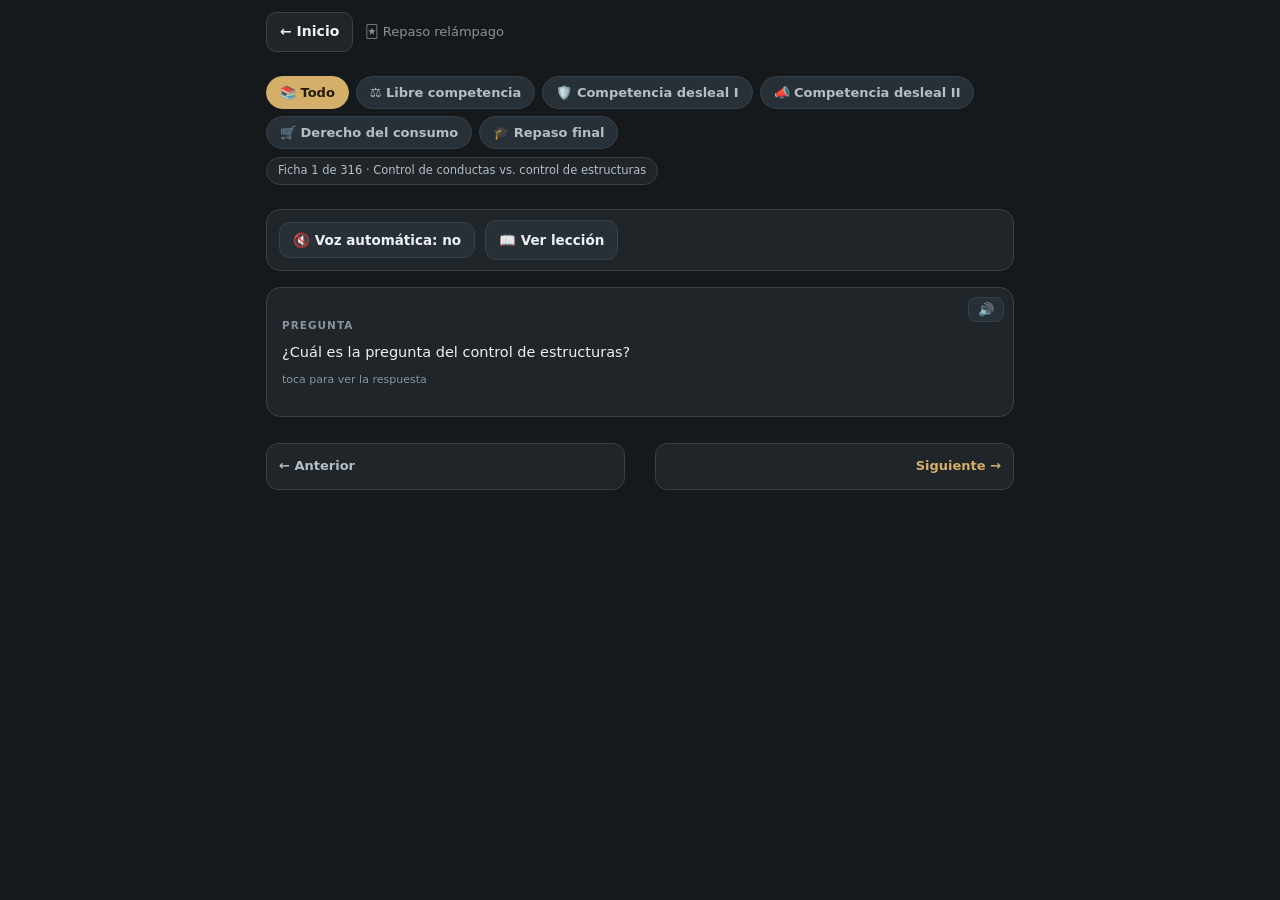
<file: assets/web/fichas.html>
<!DOCTYPE html>
<html lang="es"><head><meta charset="UTF-8">
<meta name="viewport" content="width=device-width, initial-scale=1.0, viewport-fit=cover">
<title>Repaso relámpago · Libre Competencia PRO</title><meta name="theme-color" content="#15191c">
<link rel="icon" href="data:,">
<link rel="stylesheet" href="assets/styles.css"></head>
<body>
<div class="topbar"><a class="back" href="index.html">← Inicio</a><span class="tt">🃏 Repaso relámpago</span></div>
<div class="lesson-wrap"><div id="lesson"><div class="empty">Cargando fichas…</div></div></div>
<script src="assets/catalog.js"></script><script src="assets/engine.js"></script><script src="assets/all.js"></script>
<script>
window.addEventListener('pagehide', function () { try { Speak.stop(); } catch (e) {} });
function el(tag, cls, html) { var e = document.createElement(tag); if (cls) e.className = cls; if (html != null) e.innerHTML = html; return e; }
var root = document.getElementById('lesson');
loadAll(function (ALL) {
  var mod = Store.get('fichmod', 0), cards = [], i = 0;
  function armar() {
    cards = [];
    ALL.forEach(function (L) { if (!mod || L._mod === mod) (L.flashcards || []).forEach(function (f) { cards.push({ f: f, tag: L.title, id: L.id }); }); });
    cards = shuf(cards); i = 0;
  }
  function show() {
    Speak.stop();
    root.innerHTML = '';
    var pm = el('div', 'pills');
    [{ k: 0, t: '📚 Todo' }].concat(MODULES.map(function (m) { return { k: m.mod, t: m.icon + ' ' + m.t }; })).forEach(function (m) {
      var b = el('button', 'pill' + (mod === m.k ? ' on' : ''), m.t); b.type = 'button';
      b.onclick = function () { mod = m.k; Store.set('fichmod', mod); armar(); show(); };
      pm.appendChild(b);
    });
    root.appendChild(pm);
    if (!cards.length) { root.appendChild(el('div', 'empty', 'No hay fichas en este tema.')); return; }
    var c = cards[i];
    root.appendChild(el('div', 'area-badge', 'Ficha ' + (i + 1) + ' de ' + cards.length + ' · ' + c.tag));
    var auto = Store.get('vozauto', false);
    var bar = el('div', 'audiobar');
    var vz = el('button', 'btn ghost sm', auto ? '🔊 Voz automática: sí' : '🔇 Voz automática: no'); vz.type = 'button';
    vz.onclick = function () { auto = !auto; Store.set('vozauto', auto); vz.textContent = auto ? '🔊 Voz automática: sí' : '🔇 Voz automática: no'; if (!auto) Speak.stop(); else Speak.list([toSpeech(c.f.q)]); };
    bar.appendChild(vz);
    var lk = el('a', 'btn ghost sm', '📖 Ver lección'); lk.href = 'lesson.html?l=' + c.id; bar.appendChild(lk);
    root.appendChild(bar);
    var w = el('div', 'flashwrap'); var card = el('div', 'flash');
    card.innerHTML = '<div class="flash-inner"><div class="flash-face flash-q"><span class="flash-tag">PREGUNTA</span><div>' + c.f.q + '</div><span class="flash-hint">toca para ver la respuesta</span></div><div class="flash-face flash-a"><span class="flash-tag">RESPUESTA</span><div>' + c.f.a + '</div></div></div>';
    card.onclick = function (e) { if (e.target.closest('.flash-audio')) return; card.classList.toggle('flip'); if (card.classList.contains('flip') && Store.get('vozauto', false)) Speak.list([toSpeech(c.f.a)]); };
    var fab = el('button', 'flash-audio', '🔊'); fab.type = 'button'; fab.dataset.lbl = '🔊';
    fab.onclick = function (ev) { ev.stopPropagation(); Speak.say(toSpeech(c.f.q) + ' Respuesta: ' + toSpeech(c.f.a), fab); };
    card.appendChild(fab); w.appendChild(card); root.appendChild(w);
    var nav = el('div', 'lesson-nav');
    var pv = el('a', 'nav-btn prev', '← Anterior'); pv.href = '#'; pv.onclick = function (e) { e.preventDefault(); i = (i - 1 + cards.length) % cards.length; show(); };
    var nx = el('a', 'nav-btn next', 'Siguiente →'); nx.href = '#'; nx.onclick = function (e) { e.preventDefault(); i = (i + 1) % cards.length; show(); };
    nav.appendChild(pv); nav.appendChild(nx); root.appendChild(nav);
    if (auto) Speak.list([toSpeech(c.f.q)]);
  }
  armar(); show();
});
</script></body></html>
</file>
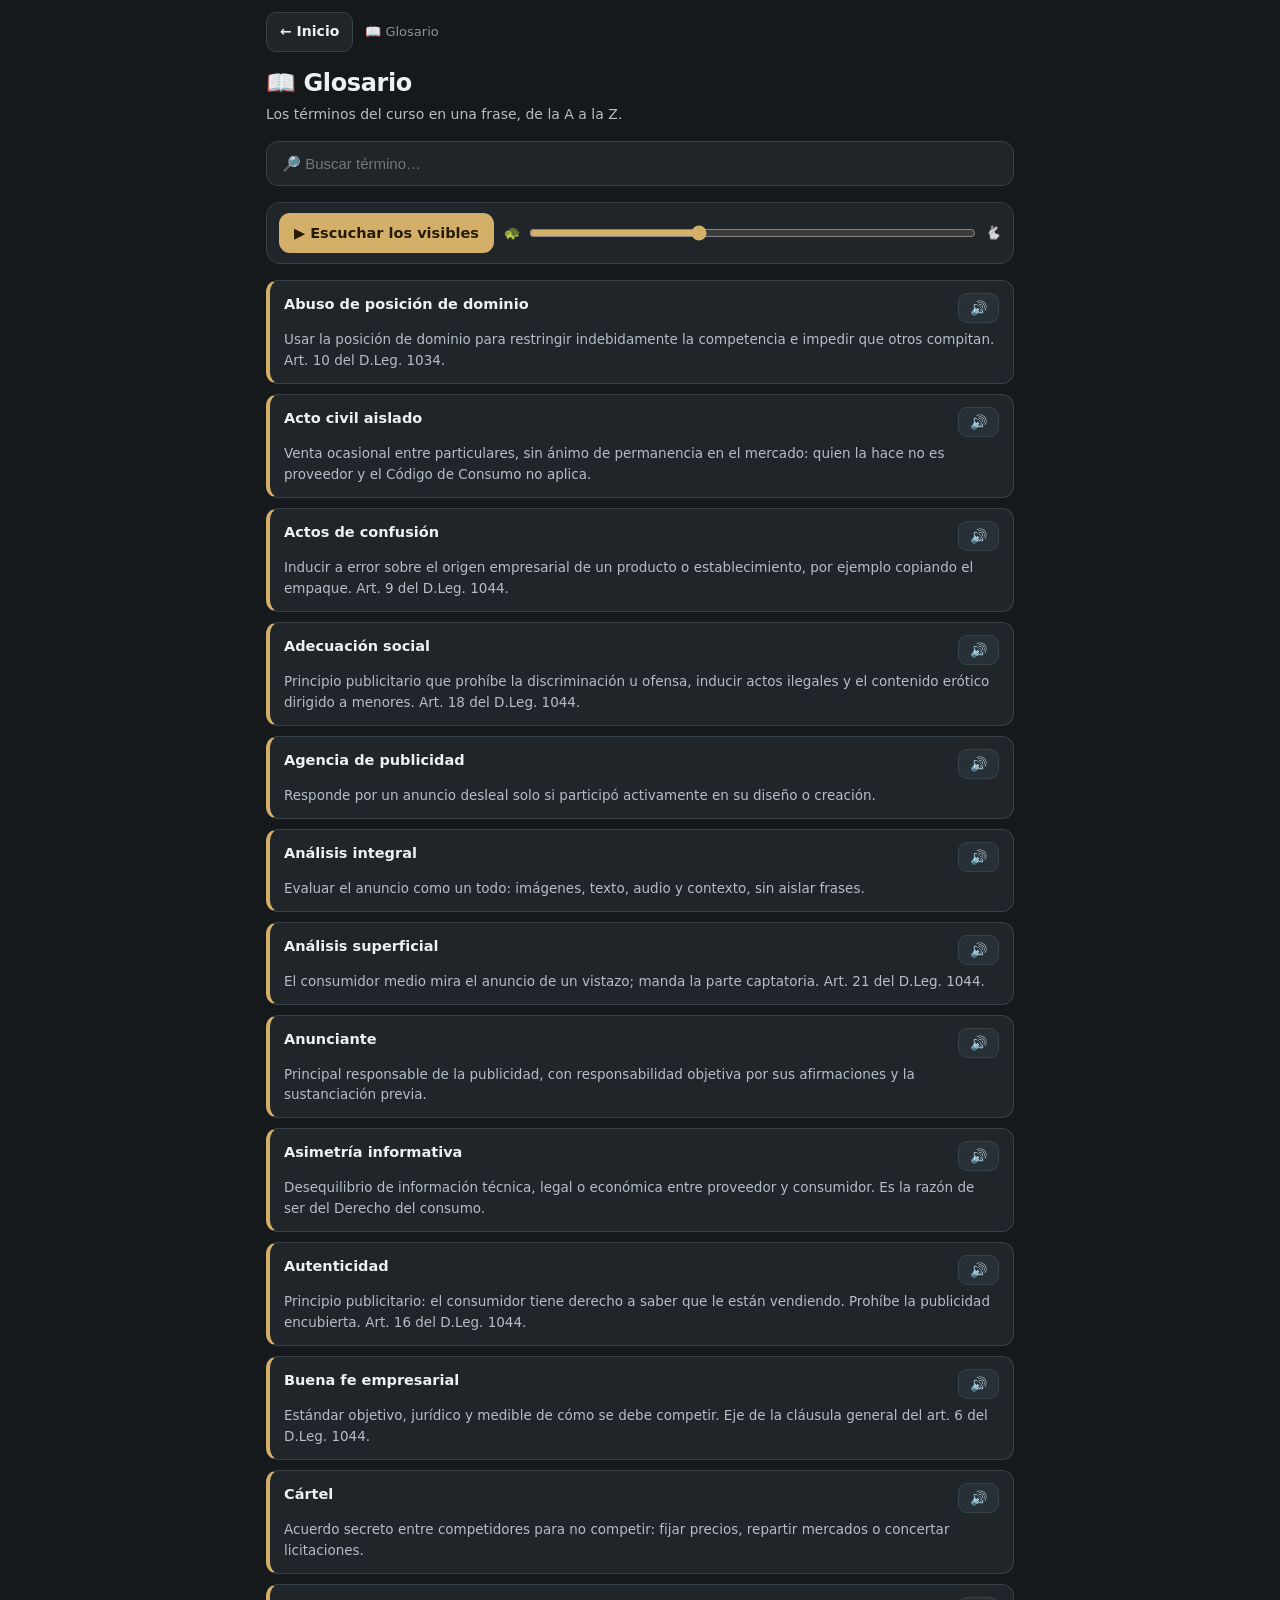
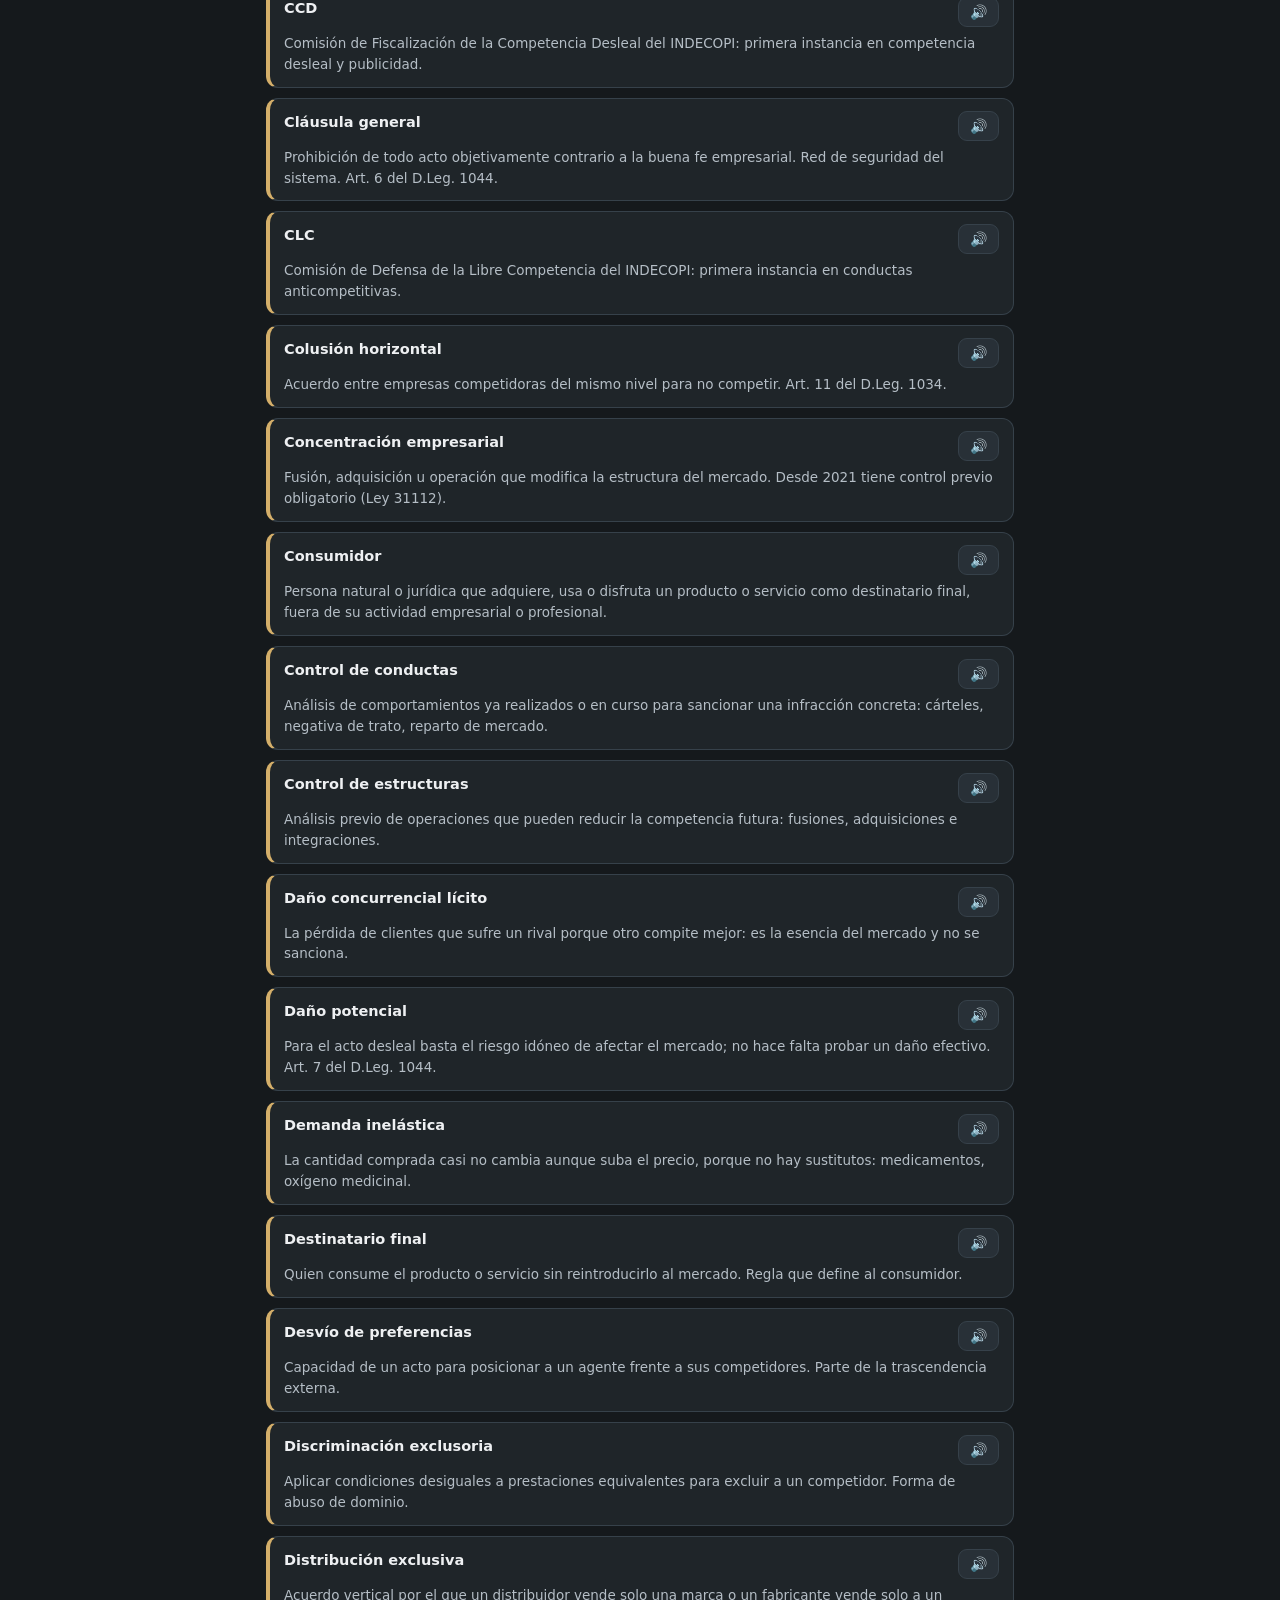
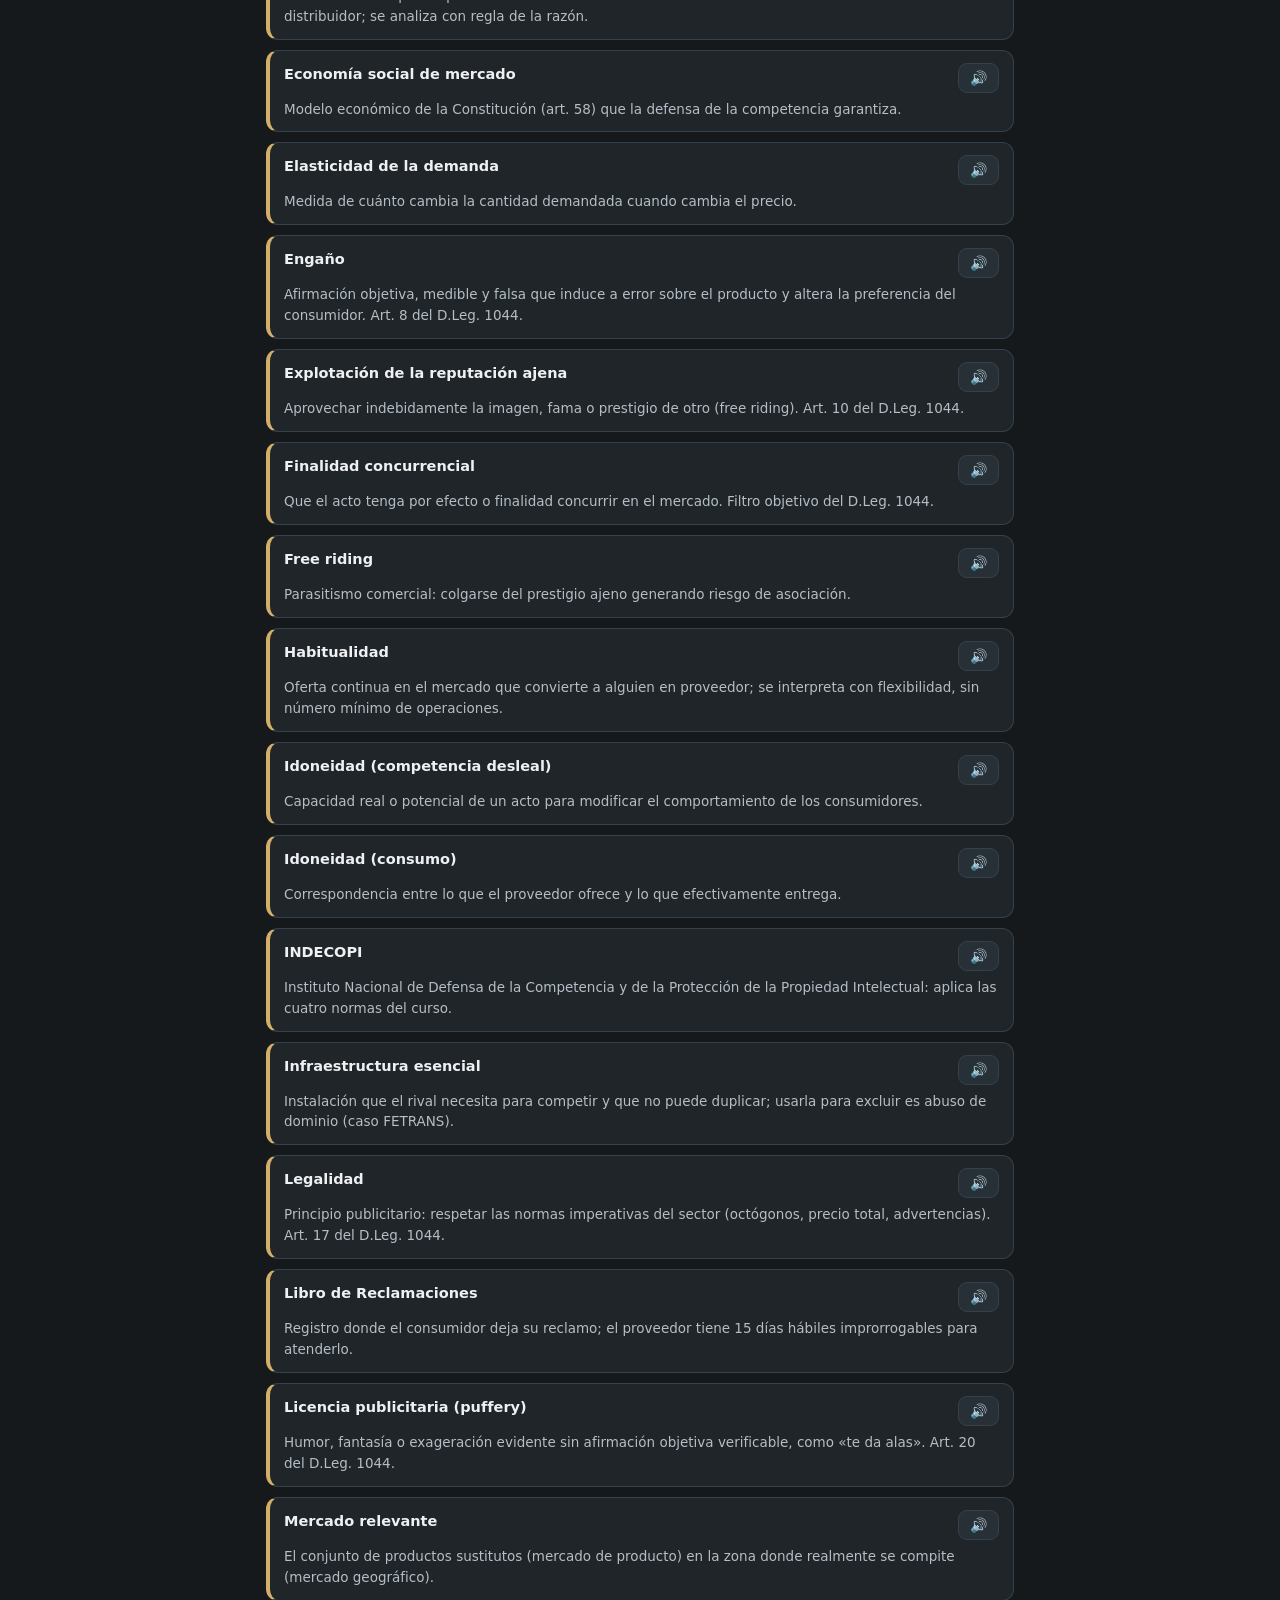
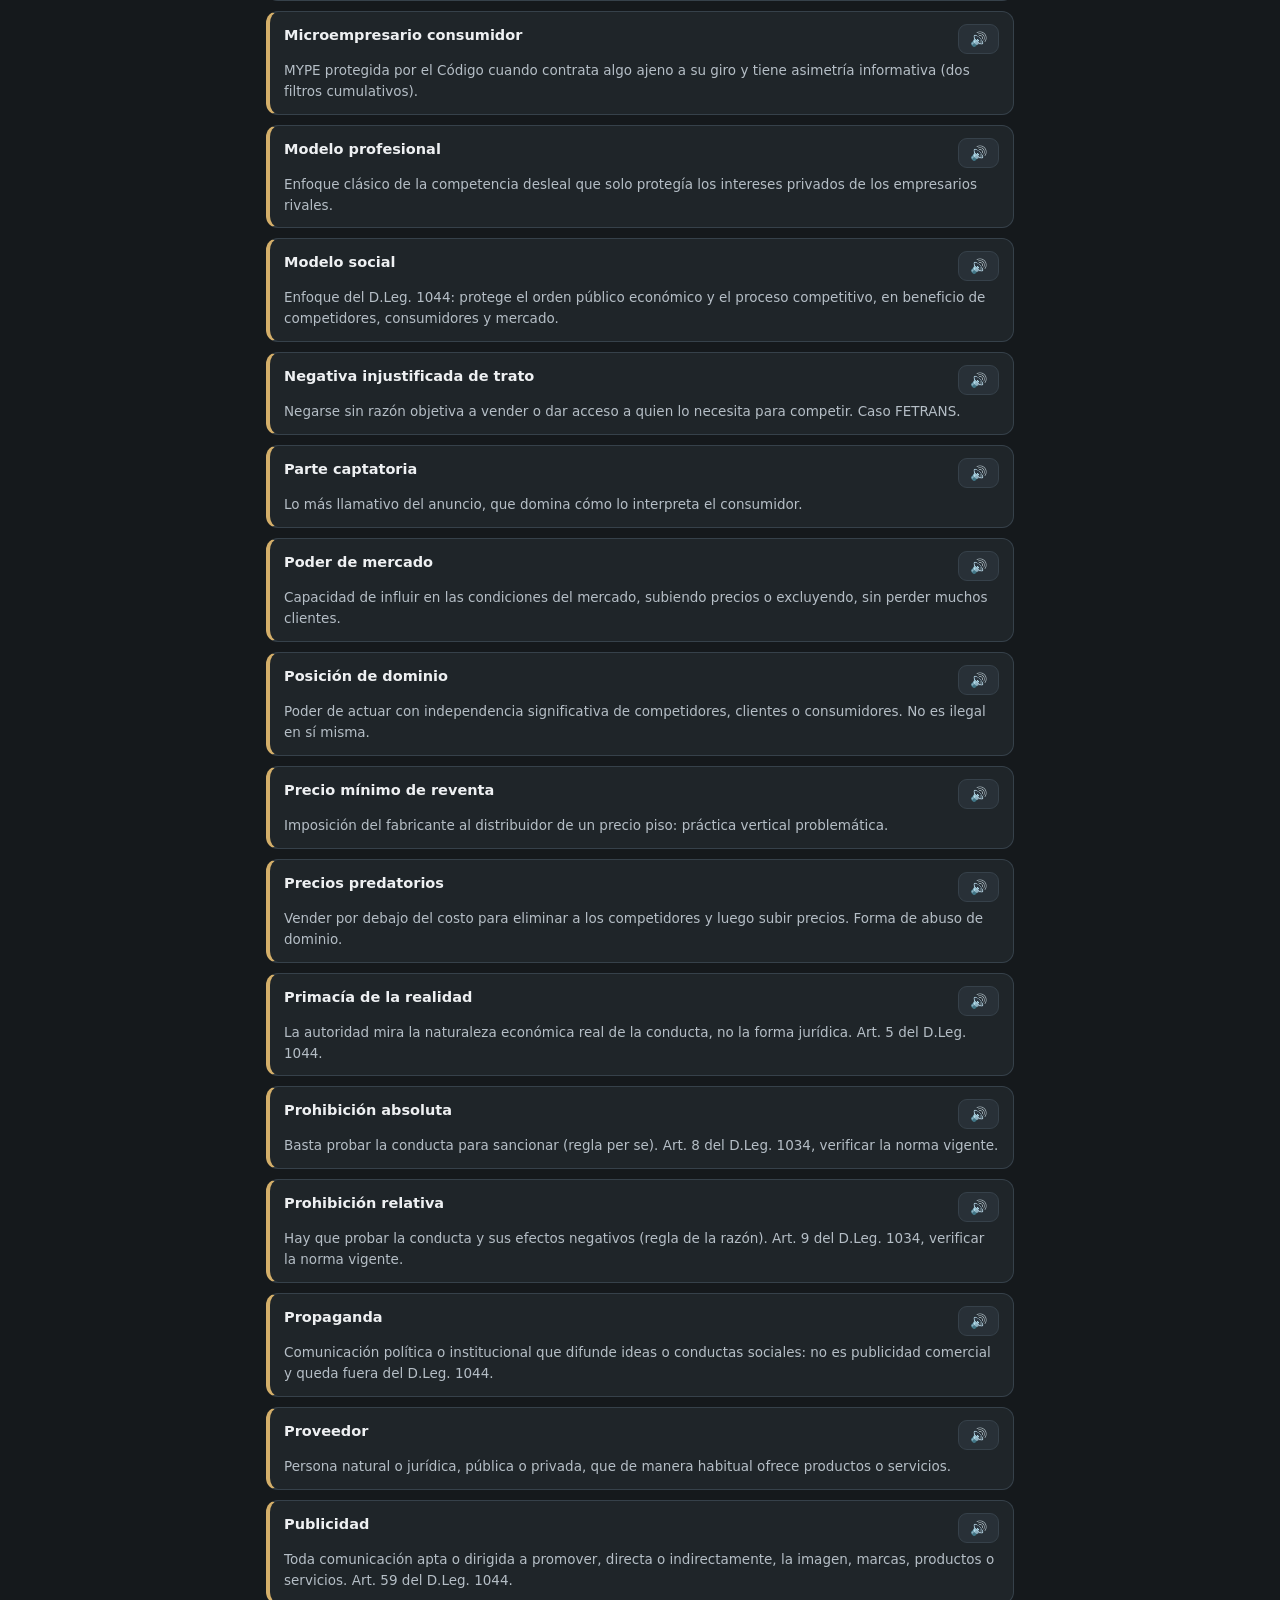
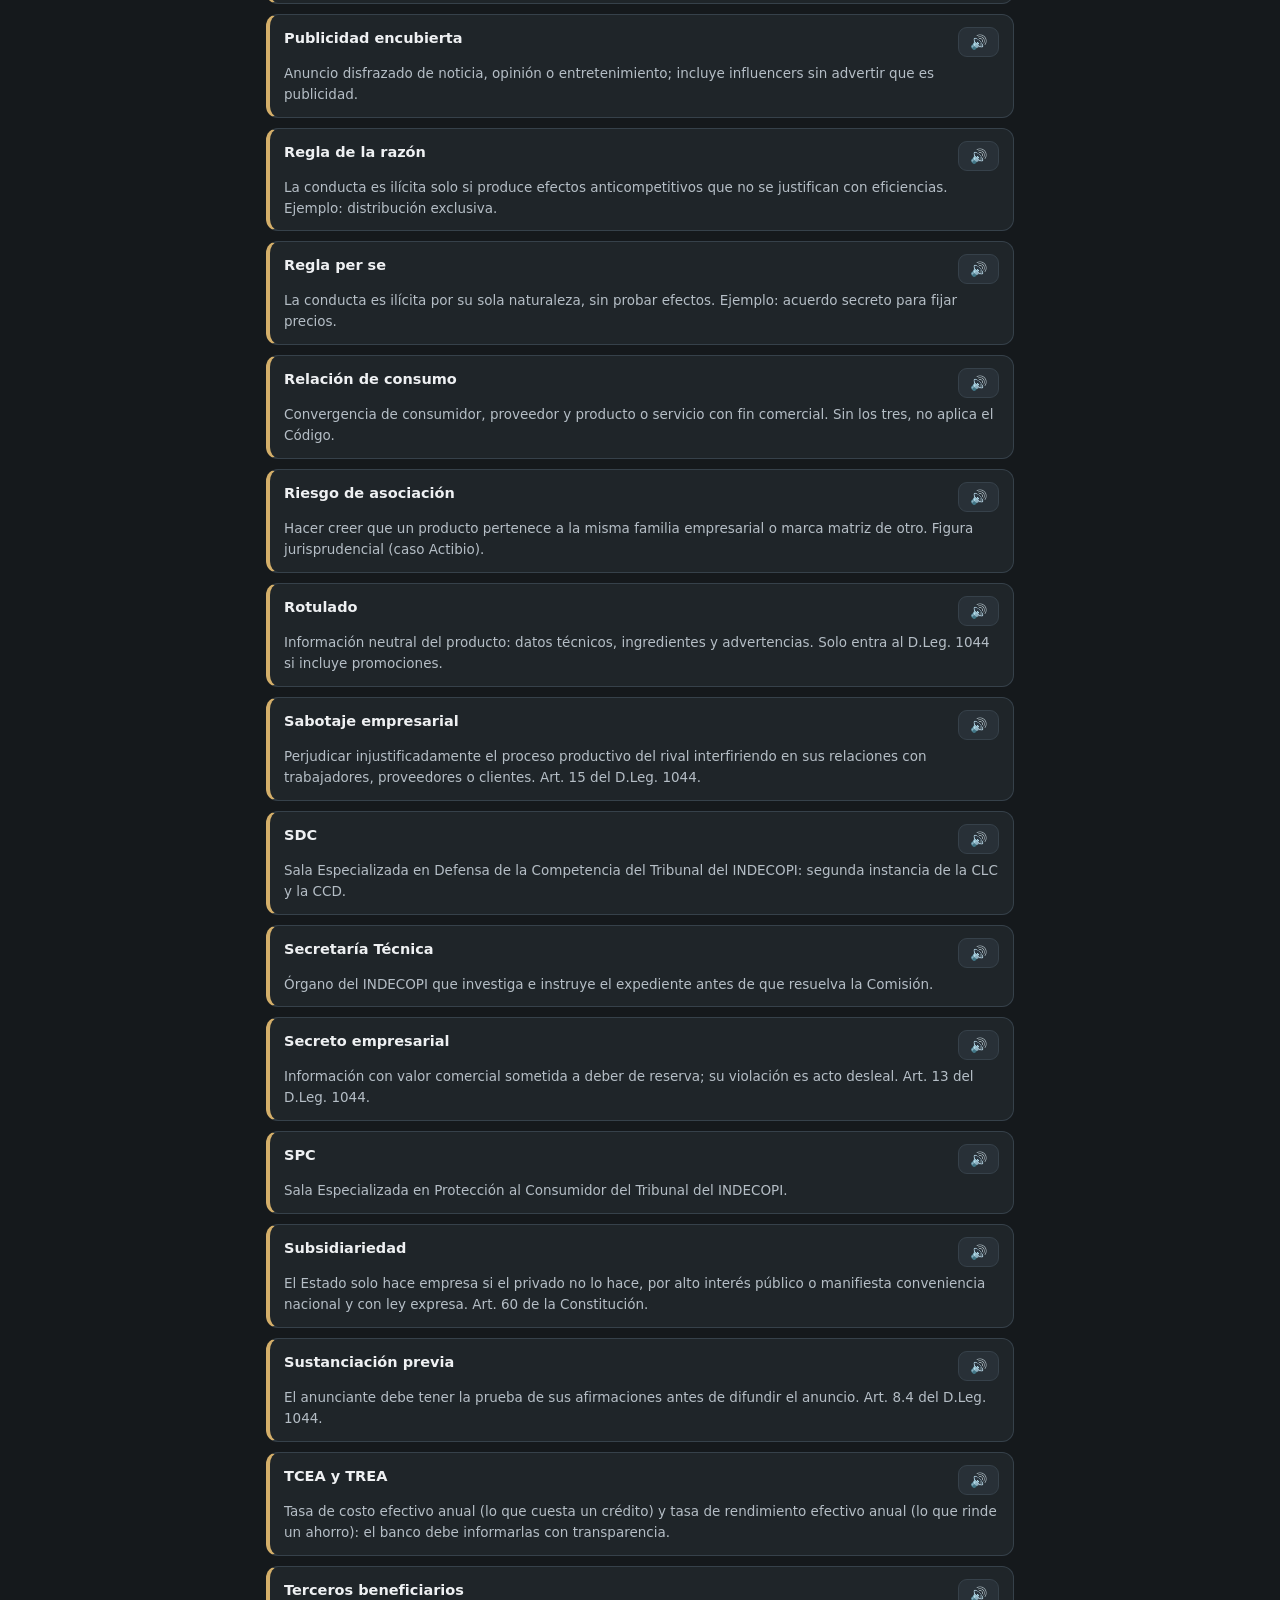
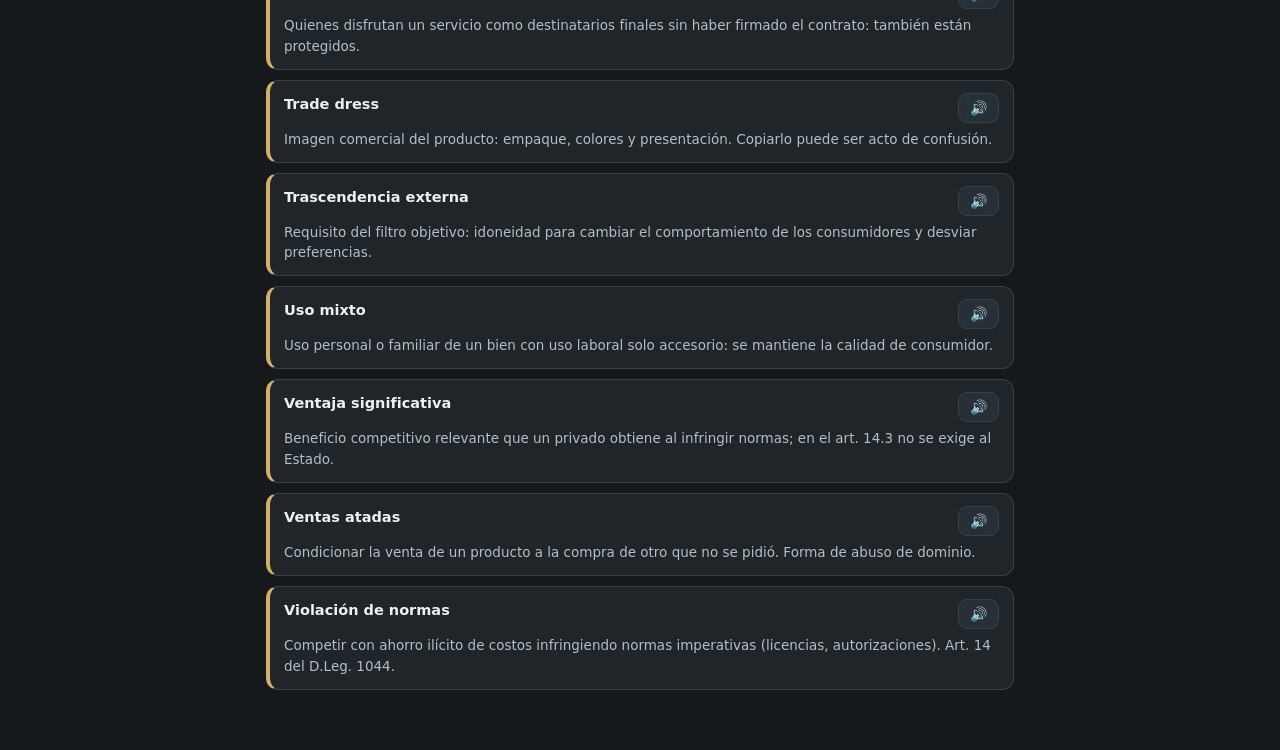
<file: assets/web/glosario.html>
<!DOCTYPE html>
<html lang="es"><head><meta charset="UTF-8">
<meta name="viewport" content="width=device-width, initial-scale=1.0, viewport-fit=cover">
<title>Glosario · Libre Competencia PRO</title><meta name="theme-color" content="#15191c">
<link rel="icon" href="data:,">
<link rel="stylesheet" href="assets/styles.css"></head>
<body>
<div class="topbar"><a class="back" href="index.html">← Inicio</a><span class="tt">📖 Glosario</span></div>
<div class="lesson-wrap">
  <h1 class="lesson-title">📖 Glosario</h1>
  <div class="lesson-sub">Los términos del curso en una frase, de la A a la Z.</div>
  <div class="search"><input id="q" type="search" placeholder="🔎 Buscar término…"></div>
  <div class="audiobar"><button type="button" class="btn primary" id="all" data-lbl="▶ Escuchar los visibles">▶ Escuchar los visibles</button>
    <div class="speed"><span>🐢</span><input type="range" id="rate" min="0.2" max="1.0" step="0.05"><span>🐇</span></div></div>
  <div id="list"></div>
</div>
<script src="assets/catalog.js"></script><script src="assets/engine.js"></script><script src="assets/ref.js"></script>
<script>
(function () {
  window.addEventListener('pagehide', function () { try { Speak.stop(); } catch (e) {} });
  var rate = document.getElementById('rate'); rate.value = Speak.rate; rate.oninput = function () { Speak.setRate(parseFloat(rate.value)); };
  var list = document.getElementById('list'), rows = [];
  GLOSARIO.slice().sort(function (a, b) { return a[0].localeCompare(b[0], 'es'); }).forEach(function (g) {
    var it = document.createElement('div'); it.className = 'item';
    it.innerHTML = '<div class="it"><span>' + g[0] + '</span></div><div class="im">' + g[1] + '</div>';
    var txt = g[0] + '. ' + g[1];
    var b = document.createElement('button'); b.type = 'button'; b.className = 'mini-audio'; b.textContent = '🔊'; b.dataset.lbl = '🔊';
    b.onclick = function () { Speak.say(txt, b); };
    it.querySelector('.it').appendChild(b);
    list.appendChild(it); rows.push({ el: it, text: txt, pause: 400 });
  });
  var q = document.getElementById('q');
  q.oninput = function () {
    var s = q.value.toLowerCase().trim();
    rows.forEach(function (r) { r.el.style.display = !s || r.text.toLowerCase().indexOf(s) >= 0 ? '' : 'none'; });
  };
  var all = document.getElementById('all');
  all.onclick = function () {
    var vis = rows.filter(function (r) { return r.el.style.display !== 'none'; });
    Speak.playQueue(vis, function (i, r) {
      rows.forEach(function (x) { x.el.classList.toggle('speaking', r && x === r); });
      if (r) r.el.scrollIntoView({ behavior: 'smooth', block: 'center' });
    }, all);
  };
})();
</script></body></html>
</file>
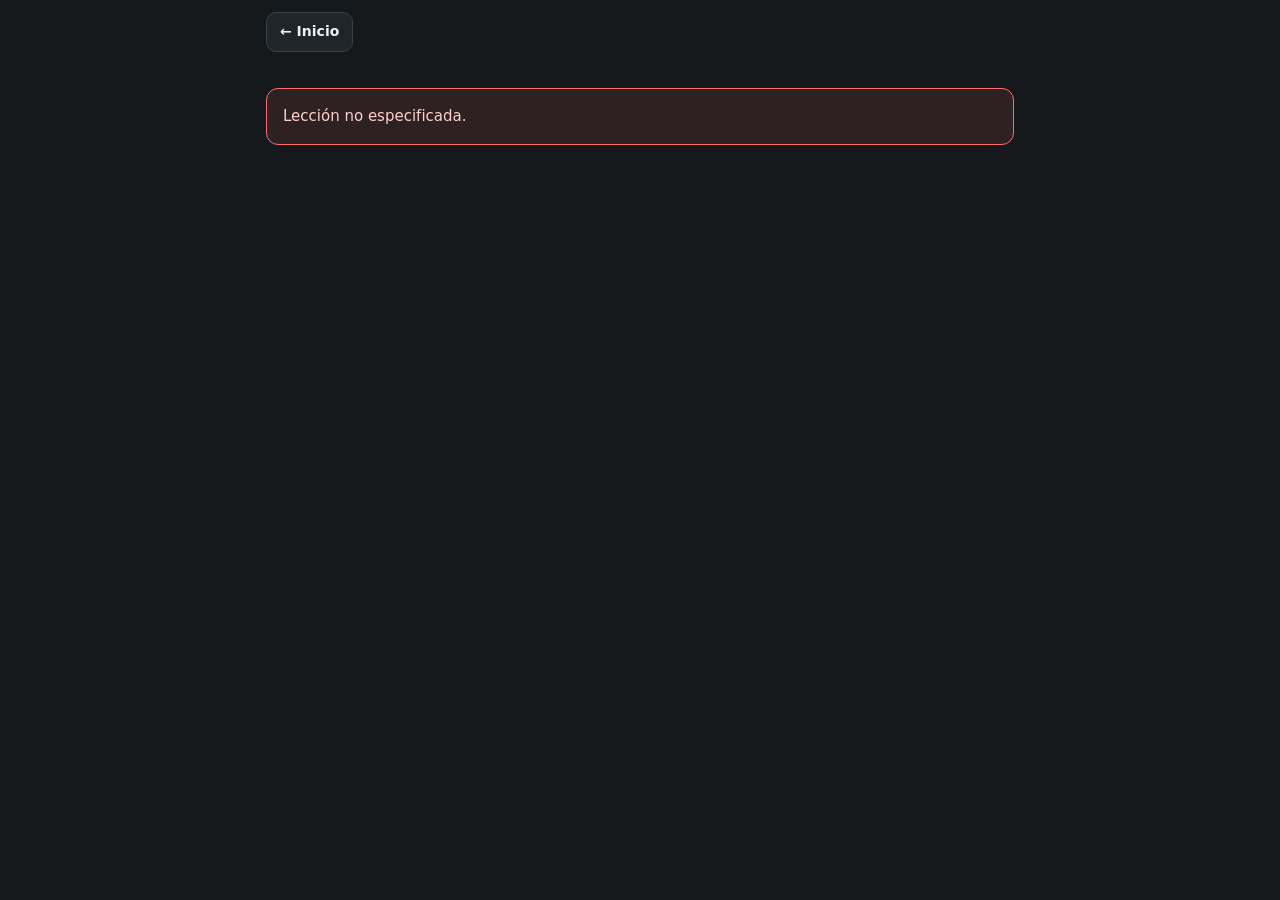
<file: assets/web/lesson.html>
<!DOCTYPE html>
<html lang="es">
<head>
<meta charset="UTF-8">
<meta name="viewport" content="width=device-width, initial-scale=1.0, viewport-fit=cover">
<title>Cargando…</title>
<meta name="theme-color" content="#15191c">

<link rel="icon" href="data:,">
<link rel="stylesheet" href="assets/styles.css">
</head>
<body>
  <div class="topbar">
    <a class="back" href="index.html">← Inicio</a>
    <span class="tt" id="tt"></span>
  </div>
  <div class="lesson-wrap"><div id="lesson"></div></div>

<script src="assets/catalog.js"></script>
<script src="assets/engine.js"></script>
<script>
  (function () {
    var p = new URLSearchParams(location.search);
    var name = (p.get('l') || '').replace(/[^a-z0-9\-]/gi, '');
    if (!name) { document.getElementById('lesson').innerHTML = '<div class="err">Lección no especificada.</div>'; return; }
    window.__lesson = name;
    window.addEventListener('pagehide', function () { try { Speak.stop(); } catch (e) {} });
    var s = document.createElement('script');
    s.src = 'lessons/' + name + '.js';
    s.onerror = function () { document.getElementById('lesson').innerHTML = '<div class="err">No se encontró la lección: ' + name + '</div>'; };
    document.body.appendChild(s);
  })();
</script>
</body>
</html>
</file>
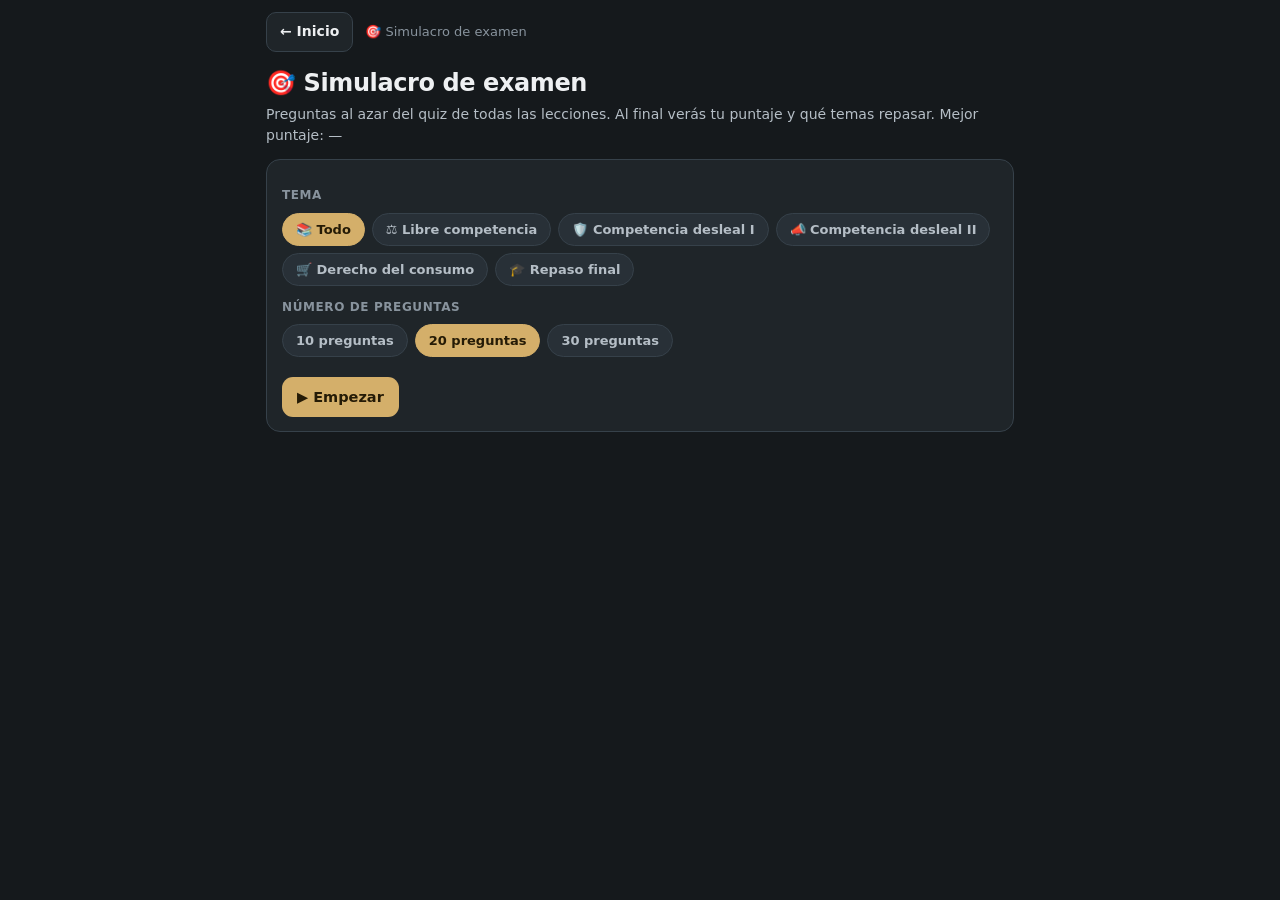
<file: assets/web/simulacro.html>
<!DOCTYPE html>
<html lang="es"><head><meta charset="UTF-8">
<meta name="viewport" content="width=device-width, initial-scale=1.0, viewport-fit=cover">
<title>Simulacro · Libre Competencia PRO</title><meta name="theme-color" content="#15191c">
<link rel="icon" href="data:,">
<link rel="stylesheet" href="assets/styles.css"></head>
<body>
<div class="topbar"><a class="back" href="index.html">← Inicio</a><span class="tt">🎯 Simulacro de examen</span></div>
<div class="lesson-wrap"><div id="lesson"><div class="empty">Cargando preguntas…</div></div></div>
<script src="assets/catalog.js"></script><script src="assets/engine.js"></script><script src="assets/all.js"></script>
<script>
window.addEventListener('pagehide', function () { try { Speak.stop(); } catch (e) {} });
function el(tag, cls, html) { var e = document.createElement(tag); if (cls) e.className = cls; if (html != null) e.innerHTML = html; return e; }
var LET = 'ABCDE';
var root = document.getElementById('lesson');
function opciones(q) { return q.opts.map(function (o, k) { return 'Opción ' + LET.charAt(k) + ', ' + sinPunto(toSpeech(o)); }).join('. ') + '.'; }

loadAll(function (ALL) {
  var cfg = Store.get('simcfg', { mod: 0, n: 20 });
  function inicio() {
    Speak.stop();
    root.innerHTML = '';
    root.appendChild(el('h1', 'lesson-title', '🎯 Simulacro de examen'));
    root.appendChild(el('div', 'lesson-sub', 'Preguntas al azar del quiz de todas las lecciones. Al final verás tu puntaje y qué temas repasar. Mejor puntaje: ' + (Store.get('best', null) === null ? '—' : Store.get('best') + '%')));
    var p = el('div', 'tpanel');
    p.appendChild(el('div', 'lbl', 'Tema'));
    var pm = el('div', 'pills'); p.appendChild(pm);
    var mods = [{ k: 0, t: '📚 Todo' }].concat(MODULES.map(function (m) { return { k: m.mod, t: m.icon + ' ' + m.t }; }));
    function drawMods() { pm.innerHTML = ''; mods.forEach(function (m) { var b = el('button', 'pill' + (cfg.mod === m.k ? ' on' : ''), m.t); b.type = 'button'; b.onclick = function () { cfg.mod = m.k; drawMods(); }; pm.appendChild(b); }); }
    drawMods();
    p.appendChild(el('div', 'lbl', 'Número de preguntas'));
    var pn = el('div', 'pills'); p.appendChild(pn);
    function drawN() { pn.innerHTML = ''; [10, 20, 30].forEach(function (n) { var b = el('button', 'pill' + (cfg.n === n ? ' on' : ''), n + ' preguntas'); b.type = 'button'; b.onclick = function () { cfg.n = n; drawN(); }; pn.appendChild(b); }); }
    drawN();
    var go = el('button', 'btn primary', '▶ Empezar'); go.type = 'button'; go.style.marginTop = '12px';
    go.onclick = function () { Store.set('simcfg', cfg); correr(); };
    p.appendChild(go);
    root.appendChild(p);
  }

  function correr() {
    var pool = [];
    ALL.forEach(function (L) { if (!cfg.mod || L._mod === cfg.mod) (L.quiz || []).forEach(function (q) { pool.push({ q: q, tag: L.title, id: L.id }); }); });
    var qs = shuf(pool).slice(0, cfg.n), idx = 0, right = 0, wrong = {};
    function step() {
      if (idx >= qs.length) return fin();
      Speak.stop();
      var it = qs[idx];
      root.innerHTML = '';
      root.appendChild(el('div', 'area-badge', 'Pregunta ' + (idx + 1) + ' de ' + qs.length + ' · aciertos ' + right));
      var auto = Store.get('vozauto', false);
      var bar = el('div', 'audiobar');
      var vz = el('button', 'btn ghost sm', auto ? '🔊 Voz automática: sí' : '🔇 Voz automática: no'); vz.type = 'button';
      vz.onclick = function () { auto = !auto; Store.set('vozauto', auto); vz.textContent = auto ? '🔊 Voz automática: sí' : '🔇 Voz automática: no'; if (!auto) Speak.stop(); else leer(); };
      bar.appendChild(vz); root.appendChild(bar);
      var qb = el('div', 'qitem'); var qh = el('div', 'q-head');
      qh.appendChild(el('div', 'q-text', it.q.q));
      var qa = el('button', 'mini-audio', '🔊'); qa.type = 'button'; qa.dataset.lbl = '🔊';
      function leer() { Speak.list([toSpeech(it.q.q) + ' ' + opciones(it.q)], { btn: qa }); }
      qa.onclick = function () { Speak.say(toSpeech(it.q.q) + ' ' + opciones(it.q), qa); };
      qh.appendChild(qa); qb.appendChild(qh);
      qb.appendChild(el('div', 'hint', 'Tema: ' + it.tag));
      var opts = el('div', 'opts'), locked = false;
      it.q.opts.forEach(function (o, k) {
        var b = el('button', 'opt', LET.charAt(k) + '. ' + o); b.type = 'button';
        b.onclick = function () {
          if (locked) return; locked = true;
          var ok = k === it.q.correct;
          if (ok) { right++; b.classList.add('ok'); } else { b.classList.add('bad'); opts.querySelectorAll('.opt')[it.q.correct].classList.add('ok'); wrong[it.id] = it.tag; }
          var txt = (ok ? 'Correcto. ' : 'Incorrecto. La respuesta es la ' + LET.charAt(it.q.correct) + '. ') + (it.q.why || '');
          qb.appendChild(el('div', 'why ' + (ok ? 'why-ok' : 'why-bad'), (ok ? '✔ ' : '✘ ') + txt));
          if (Store.get('vozauto', false)) Speak.list([toSpeech(txt)]);
          var nx = el('button', 'btn primary', idx + 1 < qs.length ? 'Siguiente →' : 'Ver resultado'); nx.type = 'button'; nx.style.marginTop = '12px';
          nx.onclick = function () { idx++; step(); };
          qb.appendChild(nx);
        };
        opts.appendChild(b);
      });
      qb.appendChild(opts); root.appendChild(qb);
      window.scrollTo(0, 0);
      if (auto) leer();
    }
    function fin() {
      Speak.stop();
      var pct = qs.length ? Math.round(100 * right / qs.length) : 0, best = Store.get('best', null);
      if (best === null || pct > best) Store.set('best', pct);
      root.innerHTML = '';
      root.appendChild(el('h1', 'lesson-title', '📊 Resultado: ' + pct + '%'));
      root.appendChild(el('div', 'lesson-sub', right + ' de ' + qs.length + ' correctas · mejor puntaje: ' + Store.get('best', pct) + '%'));
      var ids = Object.keys(wrong);
      if (ids.length) {
        root.appendChild(el('div', 'block-title', '📌 Repasa estos temas'));
        var g = el('div', 'grid');
        ids.forEach(function (id) { var a = el('a', 'card', '<div class="ct">' + wrong[id] + '</div><div class="go">Repasar →</div>'); a.href = 'lesson.html?l=' + id; g.appendChild(a); });
        root.appendChild(g);
      } else root.appendChild(el('div', 'intro', 'Sin fallos. Estás listo para el examen.'));
      var nav = el('div', 'lesson-nav');
      var again = el('a', 'nav-btn next', 'Otro simulacro →'); again.href = '#';
      again.onclick = function (e) { e.preventDefault(); inicio(); };
      nav.appendChild(el('span')); nav.appendChild(again); root.appendChild(nav);
    }
    step();
  }
  inicio();
});
</script></body></html>
</file>
<file: assets/web/assets/styles.css>
/* ============ Libre Competencia PRO — estilos (carbón y dorado) ============ */
:root{
  --bg:#15191c; --panel:#1f2529; --panel2:#283037; --border:#36414a;
  --ink:#eef0f2; --mut:#b5bec6; --dim:#88939d;
  --acc:#d4af6a; --acc-ink:#251b06; --ok:#3fbf7f; --bad:#ff6b6b; --warn:#f5b947;
  /* acentos por área */
  --a1:#d4af6a; --a2:#5b9cf5; --a3:#ff7a59; --a4:#e2557a; --a5:#9b7cff; --a6:#38bdb0;
  --a7:#4fb6e8; --a8:#7fc95b; --a9:#f59e3b; --a10:#ef6fd1; --a11:#3fbf7f; --a12:#2fb5c9; --a13:#f2c94c;
}
*{box-sizing:border-box; -webkit-tap-highlight-color:transparent;}
html,body{margin:0; padding:0;}
body{
  background:var(--bg); color:var(--ink);
  font-family:-apple-system,BlinkMacSystemFont,'Segoe UI',Roboto,system-ui,sans-serif;
  font-size:15px; line-height:1.55; padding:0 14px 40px; max-width:780px; margin:0 auto;
}
h1,h2{margin:0;}
a{color:inherit; text-decoration:none;}
button{font-family:inherit;}

/* ---- Home ---- */
.head{padding:18px 4px 6px;}
.head h1{font-size:29px; font-weight:800; letter-spacing:-.5px;}
.head h1 .em{color:var(--acc);}
.lead{color:var(--mut); margin-top:8px; font-size:14px;}
.chips{display:flex; flex-wrap:wrap; gap:6px; margin-top:12px;}
.chip{background:var(--panel); border:1px solid var(--border); border-radius:999px; padding:5px 11px; font-size:12px; color:var(--mut);}
.progress-wrap{margin-top:14px;}
.progress-bar{height:9px; background:var(--panel2); border-radius:999px; overflow:hidden; border:1px solid var(--border);}
.progress-fill{height:100%; background:linear-gradient(90deg,var(--acc),#f3dfae); width:0; transition:width .5s;}
.progress-txt{font-size:12px; color:var(--dim); margin-top:5px;}

.carhero{display:flex; align-items:center; gap:14px; margin:16px 0 4px; padding:16px;
  background:linear-gradient(135deg,rgba(212,175,106,.22),rgba(212,175,106,.06));
  border:1px solid rgba(212,175,106,.55); border-radius:16px;}
.carhero .big{font-size:38px;}
.carhero .ct{font-weight:800; font-size:17px; color:var(--acc);}
.carhero .cd{font-size:13px; color:var(--mut); margin-top:2px;}
.carhero:active{filter:brightness(1.1);}

.modgrid{display:grid; grid-template-columns:repeat(2,1fr); gap:8px; margin-top:12px;}
@media(max-width:520px){ .modgrid{grid-template-columns:1fr;} }
.mod{background:var(--panel); border:1px solid var(--border); border-radius:12px; padding:10px 12px; font-size:13px;}
.mod b{display:block; font-size:14px; color:var(--ink);}
.mod span{color:var(--dim); font-size:12px;}
.mod:active{background:var(--panel2);}

.search{margin:16px 0 6px;}
.search input{width:100%; background:var(--panel); border:1px solid var(--border); color:var(--ink);
  border-radius:12px; padding:13px 15px; font-size:15px; outline:none;}
.search input:focus{border-color:var(--acc);}

.modtitle{margin:28px 0 0; padding:10px 12px; border-radius:12px; background:var(--panel2);
  border:1px solid var(--border); font-weight:800; font-size:15px; color:var(--acc); scroll-margin-top:12px;}
.section{margin:18px 0 10px; padding:0 2px; scroll-margin-top:12px;}
.section .t{font-size:16px; font-weight:700;}
.section .sdesc{font-size:12.5px; color:var(--dim); margin-top:3px;}

.grid{display:grid; grid-template-columns:repeat(2,1fr); gap:10px;}
@media(max-width:520px){ .grid{grid-template-columns:1fr;} }
.card{position:relative; background:var(--panel); border:1px solid var(--border);
  border-left:4px solid var(--acc); border-radius:14px; padding:13px 13px 12px; display:flex; flex-direction:column; min-height:112px;}
.card:active{background:var(--panel2);}
.card .ico{font-size:24px;}
.card .ct{font-weight:700; margin-top:5px; font-size:14.5px;}
.card .cd{color:var(--mut); font-size:12.5px; margin-top:4px; flex:1;}
.card .go{color:var(--acc); font-size:12.5px; font-weight:600; margin-top:8px;}
.card .done{position:absolute; top:10px; right:10px; font-size:10.5px; color:var(--ok);
  background:rgba(63,191,127,.13); border:1px solid rgba(63,191,127,.4); padding:2px 7px; border-radius:999px;}

.foot{margin-top:30px; padding:16px 4px; color:var(--dim); font-size:12px; border-top:1px solid var(--border); line-height:1.7;}

.toolbar{display:flex; flex-wrap:wrap; gap:7px; margin:14px 0 4px;}
.toolbar a{background:var(--panel); border:1px solid var(--border); border-radius:10px;
  padding:8px 12px; font-size:12.5px; color:var(--mut); font-weight:600;}
.toolbar a:active{background:var(--panel2);}
.toc{display:flex; flex-wrap:wrap; gap:7px; margin:16px 0 2px;}
.toc a{background:var(--panel); border:1px solid var(--border); border-radius:10px; padding:7px 11px; font-size:12.5px; color:var(--mut); font-weight:600;}
.toc a:active{background:var(--panel2); border-color:var(--acc);}

/* ============ Página de lección ============ */
.topbar{display:flex; align-items:center; gap:12px; padding:12px 2px; position:sticky; top:0;
  background:linear-gradient(180deg,var(--bg) 70%,transparent); z-index:20;}
.back{background:var(--panel); border:1px solid var(--border); border-radius:10px; padding:8px 13px; font-size:14px; font-weight:600; white-space:nowrap;}
.back:active{background:var(--panel2);}
.tt{color:var(--dim); font-size:13px; overflow:hidden; text-overflow:ellipsis; white-space:nowrap;}

.lesson-wrap{padding:4px 2px 20px;}
.area-badge{display:inline-block; font-size:11.5px; color:var(--mut); background:var(--panel);
  border:1px solid var(--border); border-radius:999px; padding:4px 11px; margin-bottom:8px;}
.lesson-title{font-size:24px; font-weight:800; letter-spacing:-.4px; line-height:1.25;}
.lesson-sub{color:var(--mut); margin-top:6px; font-size:14px;}
.norma-tag{margin-top:8px; font-size:12.5px; color:var(--warn); background:rgba(245,185,71,.1);
  border:1px solid rgba(245,185,71,.3); border-radius:8px; padding:6px 10px; display:inline-block;}

.audiobar{display:flex; align-items:center; gap:10px; margin:16px 0; flex-wrap:wrap;
  background:var(--panel); border:1px solid var(--border); border-radius:14px; padding:10px 12px; position:sticky; top:54px; z-index:15;}
.speed{display:flex; align-items:center; gap:7px; font-size:13px; color:var(--dim); flex:1; min-width:140px;}
.speed input[type=range]{flex:1; accent-color:var(--acc);}
.btn{border:none; border-radius:11px; padding:12px 15px; font-size:14.5px; font-weight:700; cursor:pointer; transition:.15s;}
.btn.primary{background:var(--acc); color:var(--acc-ink);}
.btn.primary:active{filter:brightness(.92);}
.btn.ghost{background:var(--panel2); border:1px solid var(--border); color:var(--ink);}
.btn.sm{padding:9px 13px; font-size:13.5px;}
a.btn{display:inline-block;}

.intro{background:linear-gradient(135deg,rgba(212,175,106,.13),rgba(212,175,106,.03));
  border:1px solid rgba(212,175,106,.3); border-radius:14px; padding:14px 15px; font-size:14.5px; color:var(--ink); margin-bottom:6px; transition:.2s;}
.intro p{margin:6px 0;}
.sec{background:var(--panel); border:1px solid var(--border); border-radius:14px; padding:6px 15px 14px; margin-top:12px; transition:.2s;}
.speaking{border-color:var(--acc) !important; box-shadow:0 0 0 2px rgba(212,175,106,.35);}
.sec-head{display:flex; align-items:center; justify-content:space-between; gap:10px; padding-top:10px;}
.sec-head h2{font-size:16.5px; font-weight:700; color:var(--ink);}
.sec-body{color:var(--mut); font-size:14px; margin-top:6px;}
.sec-body p{margin:8px 0;}
.sec-body ul,.sec-body ol{margin:8px 0; padding-left:20px;}
.sec-body li{margin:5px 0;}
.sec-body b,.sec-body strong{color:var(--ink);}
.hl{color:var(--acc); font-weight:600;}
.sec-body table{width:100%; border-collapse:collapse; margin:10px 0; font-size:13px; display:block; overflow-x:auto;}
.sec-body th,.sec-body td{border:1px solid var(--border); padding:7px 9px; text-align:left; vertical-align:top;}
.sec-body th{background:var(--panel2); color:var(--ink);}

.mini-audio{background:var(--panel2); border:1px solid var(--border); color:var(--ink);
  border-radius:9px; padding:6px 11px; font-size:14px; cursor:pointer; flex-shrink:0;}
.mini-audio:active{background:var(--acc); color:var(--acc-ink);}

.keypoints{background:rgba(91,156,245,.08); border:1px solid rgba(91,156,245,.3); border-radius:14px; padding:6px 15px 14px; margin-top:14px; transition:.2s;}
.kp-head{display:flex; align-items:center; justify-content:space-between; padding-top:10px; font-weight:700; font-size:15px;}
.keypoints ul{margin:8px 0 0; padding-left:20px;}
.keypoints li{margin:6px 0; font-size:14px; color:var(--ink);}

.block-title{font-size:17px; font-weight:800; margin:24px 0 10px; padding-top:6px;}

.flashwrap{display:grid; grid-template-columns:1fr; gap:10px;}
.flash{position:relative; perspective:1200px; min-height:130px; cursor:pointer; border-radius:14px; transition:.2s;}
.flash-inner{position:relative; width:100%; min-height:130px; transition:transform .5s; transform-style:preserve-3d;}
.flash.flip .flash-inner{transform:rotateY(180deg);}
.flash-face{position:absolute; inset:0; backface-visibility:hidden; -webkit-backface-visibility:hidden; border-radius:14px; padding:16px 15px;
  display:flex; flex-direction:column; justify-content:center; gap:8px; border:1px solid var(--border);}
.flash-q{background:var(--panel);}
.flash-a{background:linear-gradient(135deg,rgba(63,191,127,.15),rgba(63,191,127,.04)); border-color:rgba(63,191,127,.38); transform:rotateY(180deg);}
.flash-tag{font-size:10.5px; letter-spacing:1px; color:var(--dim); font-weight:700;}
.flash-q div, .flash-a div{font-size:14.5px; color:var(--ink);}
.flash-hint{font-size:11px; color:var(--dim);}
.flash-audio{position:absolute; top:10px; right:10px; z-index:3; background:var(--panel2);
  border:1px solid var(--border); color:var(--ink); border-radius:8px; padding:4px 9px; font-size:13px; cursor:pointer;}

.quiz{display:flex; flex-direction:column; gap:14px;}
.qitem{background:var(--panel); border:1px solid var(--border); border-radius:14px; padding:13px 14px;}
.q-head{display:flex; align-items:flex-start; justify-content:space-between; gap:10px;}
.q-text{font-weight:600; font-size:14.5px;}
.opts{display:flex; flex-direction:column; gap:8px; margin-top:11px;}
.opt{text-align:left; background:var(--panel2); border:1px solid var(--border); color:var(--ink);
  border-radius:10px; padding:11px 13px; font-size:14px; cursor:pointer;}
.opt:active{border-color:var(--acc);}
.opt.ok{background:rgba(63,191,127,.16); border-color:var(--ok); color:#c4f3da;}
.opt.bad{background:rgba(255,107,107,.14); border-color:var(--bad); color:#ffcfcf;}
.why{margin-top:10px; font-size:13px; border-radius:10px; padding:9px 11px;}
.why-ok{background:rgba(63,191,127,.1); border:1px solid rgba(63,191,127,.3); color:#c4f3da;}
.why-bad{background:rgba(245,185,71,.1); border:1px solid rgba(245,185,71,.3); color:#ffe5b0;}
.quiz-score{font-weight:700; color:var(--acc); text-align:center; padding:6px;}
.hint{font-size:12px; color:var(--dim); margin-top:6px; line-height:1.6;}

.lesson-nav{display:flex; justify-content:space-between; gap:10px; margin:26px 0 6px;}
.nav-btn{flex:1; background:var(--panel); border:1px solid var(--border); border-radius:12px; padding:12px;
  font-size:13px; font-weight:600; color:var(--mut); max-width:48%;}
.nav-btn.next{text-align:right; color:var(--acc);}
.nav-btn:active{background:var(--panel2);}
.err{background:rgba(255,107,107,.1); border:1px solid var(--bad); border-radius:12px; padding:16px; color:#ffcfcf; margin-top:20px;}
.warnbox{background:rgba(245,185,71,.08); border:1px solid rgba(245,185,71,.3);
  border-radius:12px; padding:11px 13px; font-size:12.5px; color:#ffe5b0; margin-top:12px; line-height:1.6;}

/* ============ Herramientas ============ */
.tpanel{background:var(--panel); border:1px solid var(--border); border-radius:14px; padding:14px 15px; margin-top:12px;}
.tpanel h2{font-size:16.5px; font-weight:700; margin-bottom:4px;}
.pills{display:flex; flex-wrap:wrap; gap:7px; margin:8px 0;}
.pill{background:var(--panel2); border:1px solid var(--border); border-radius:999px;
  padding:8px 13px; font-size:13px; color:var(--mut); cursor:pointer; font-weight:600;}
.pill.on{background:var(--acc); border-color:var(--acc); color:var(--acc-ink);}
.lbl{font-size:12px; color:var(--dim); font-weight:700; letter-spacing:.6px; text-transform:uppercase; margin-top:12px;}
select.sel{width:100%; background:var(--panel2); border:1px solid var(--border); color:var(--ink);
  border-radius:10px; padding:11px 12px; font-size:14.5px; margin-top:6px; outline:none;}
.item{background:var(--panel); border:1px solid var(--border); border-left:4px solid var(--acc); border-radius:12px; padding:12px 14px; margin-top:10px; transition:.2s;}
.item .it{font-weight:700; font-size:14.5px; display:flex; justify-content:space-between; gap:10px; align-items:flex-start;}
.item .im{font-size:13.5px; color:var(--mut); margin-top:6px;}
.item .im b{color:var(--ink);}
.item .tag{display:inline-block; font-size:11px; border:1px solid var(--border); border-radius:999px; padding:2px 9px; color:var(--dim); margin:6px 6px 0 0;}
.item .tag.c{color:var(--warn); border-color:rgba(245,185,71,.4);}
.empty{color:var(--dim); font-size:13px; padding:14px 2px;}

/* ============ Modo carro ============ */
.car-now{margin-top:12px; padding:18px 16px; border-radius:18px; background:var(--panel);
  border:1px solid rgba(212,175,106,.5); min-height:170px;}
.car-prog{font-size:13px; color:var(--acc); font-weight:700; letter-spacing:.3px;}
.car-area{font-size:13px; color:var(--dim); margin-top:6px;}
.car-title{font-size:23px; font-weight:800; line-height:1.25; margin-top:4px;}
.car-part{font-size:14px; color:var(--mut); margin-top:10px; max-height:6.3em; overflow:hidden;}
.car-bar{height:6px; background:var(--panel2); border-radius:999px; overflow:hidden; margin-top:14px;}
.car-bar div{height:100%; background:var(--acc); width:0; transition:width .4s;}
.car-ctrl{display:grid; grid-template-columns:1fr 1fr 1.5fr 1fr 1fr; gap:8px; margin-top:14px;}
.cbtn{background:var(--panel2); border:1px solid var(--border); color:var(--ink); border-radius:16px;
  font-size:26px; padding:16px 0; cursor:pointer; display:flex; flex-direction:column; align-items:center; gap:2px;}
.cbtn small{font-size:10.5px; color:var(--dim); font-weight:600;}
.cbtn.play{background:var(--acc); color:var(--acc-ink); border-color:var(--acc); font-size:34px;}
.cbtn.play small{color:var(--acc-ink);}
.cbtn:active{filter:brightness(1.15);}
.toggle{display:flex; align-items:center; justify-content:space-between; gap:12px; padding:11px 0; border-top:1px solid var(--border); font-size:14px;}
.toggle:first-child{border-top:none;}
.sw{width:50px; height:28px; border-radius:999px; background:var(--panel2); border:1px solid var(--border); position:relative; flex-shrink:0; cursor:pointer;}
.sw::after{content:''; position:absolute; top:3px; left:3px; width:20px; height:20px; border-radius:50%; background:var(--dim); transition:.2s;}
.sw.on{background:var(--acc); border-color:var(--acc);}
.sw.on::after{left:25px; background:var(--acc-ink);}
.queue a{display:flex; gap:10px; align-items:center; padding:9px 4px; border-top:1px solid var(--border); font-size:13.5px; color:var(--mut);}
.queue a:first-child{border-top:none;}
.queue a.cur{color:var(--acc); font-weight:700;}
.queue a .n{width:26px; text-align:right; color:var(--dim); flex-shrink:0;}
.queue a .ok{margin-left:auto; color:var(--ok); font-size:12px;}
</file>
